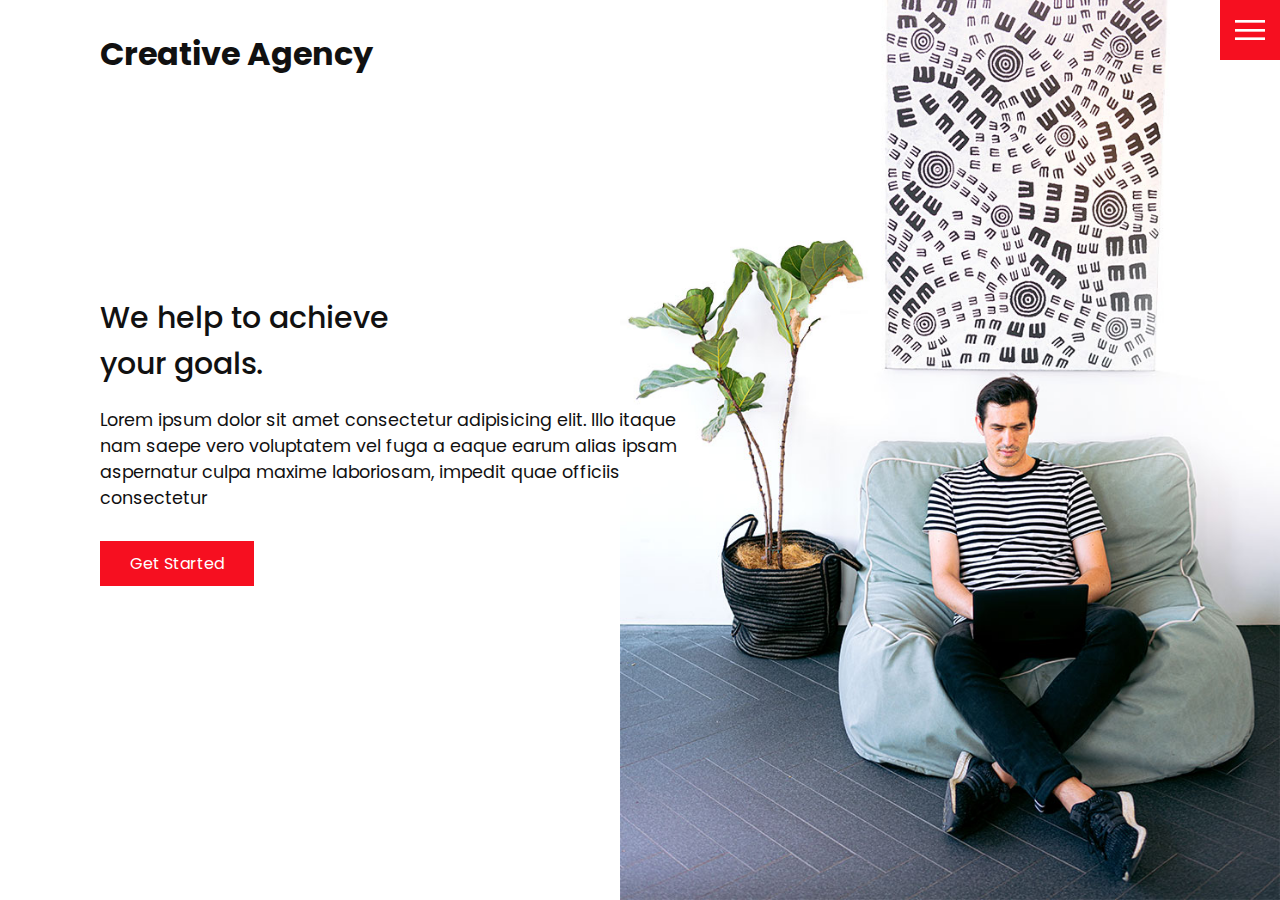
<file: 3.Practice website using html and css/index.html>
<!DOCTYPE html>
<html lang="en">
  <head>
    <meta charset="UTF-8" />
    <meta http-equiv="X-UA-Compatible" content="IE=edge" />
    <meta name="viewport" content="width=device-width, initial-scale=1.0" />
    <link rel="stylesheet" href="css/style.css" />
    <title>Creative Agency</title>
  </head>
  <body>
    <header>
      <div class="logo">Creative Agency</div>
      <div class="toggle"></div>
      <div class="navigation">
        <ul>
          <li><a href="index.html">Home</a></li>
          <li><a href="services.html">Services</a></li>
          <li><a href="work.html">Work</a></li>
          <li><a href="contact.html">Contact</a></li>
        </ul>
        <div class="social-bar">
          <ul>
            <li>
              <a href="https://facebook.com">
                <img src="images/facebook.png" target="_blank" alt="" />
              </a>
            </li>
            <li>
              <a href="https://twitter.com">
                <img src="images/twitter.png" target="_blank" alt="" />
              </a>
            </li>
            <li>
              <a href="https://instagram.com">
                <img src="images/instagram.png" target="_blank" alt="" />
              </a>
            </li>
          </ul>
          <a href="mailto:you@email.com" class="email-icon">
            <img src="images/email.png" alt="" />
          </a>
        </div>
      </div>
    </header>

    <section class="home">
      <img src="images/home-img.jpg" class="home-img" alt="" />
      <div class="home-content">
        <h1>
          We help to achieve <br />
          your goals.
        </h1>
        <p>
          Lorem ipsum dolor sit amet consectetur adipisicing elit. Illo itaque
          nam saepe vero voluptatem vel fuga a eaque earum alias ipsam
          aspernatur culpa maxime laboriosam, impedit quae officiis consectetur
        </p>
        <a href="contact.html" class="btn">Get Started</a>
      </div>
    </section>

    <script src="js/script.js"></script>
  </body>
</html>
</file>
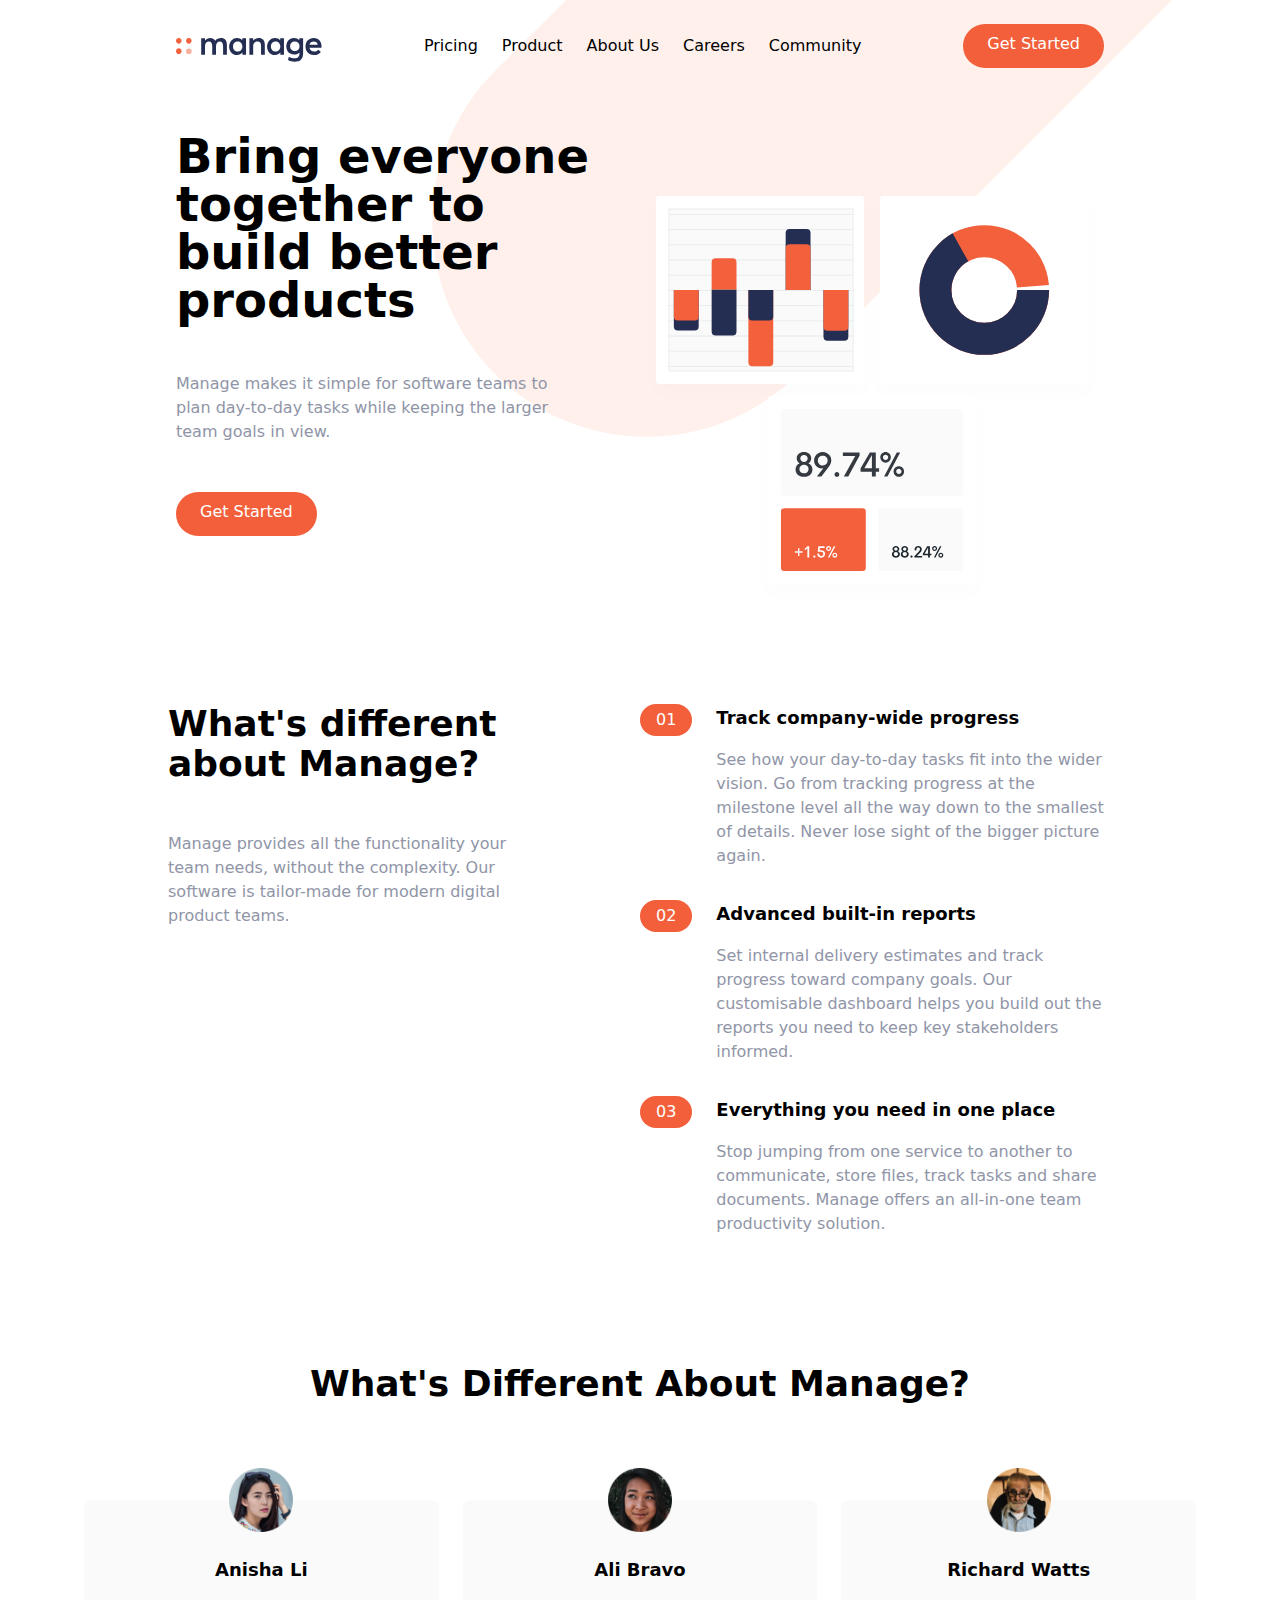
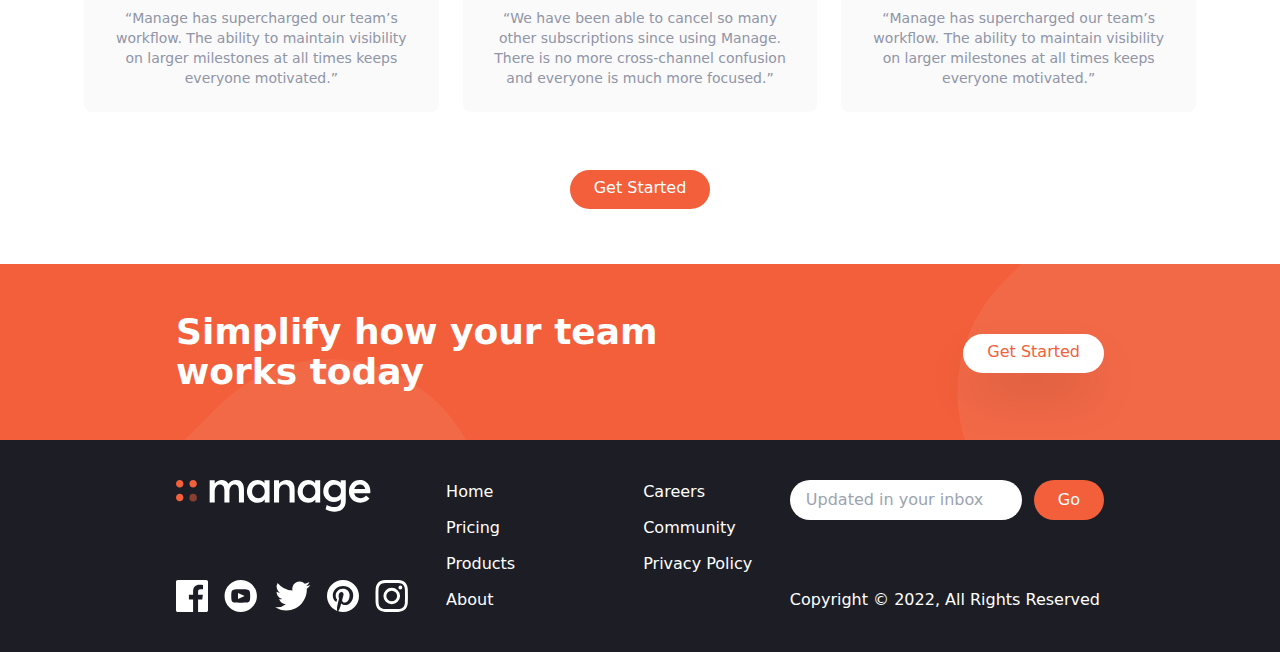
<file: 6.TailwindCSS/index.html>
<!DOCTYPE html>
<html lang="en">
  <head>
    <meta charset="UTF-8" />
    <meta http-equiv="X-UA-Compatible" content="IE=edge" />
    <meta name="viewport" content="width=device-width, initial-scale=1.0" />
    <link rel="stylesheet" href="css/main.css" />
    <title>Manage Landing Page</title>
  </head>
  <body>
    <!-- Navbar -->
    <nav class="relative container mx-auto p-6">
      <!-- Flex container -->
      <div class="flex items-center justify-between">
        <!-- Logo -->
        <div class="pt-2">
          <img src="img/logo.svg" alt="" />
        </div>
        <!-- Menu Items -->
        <div class="hidden space-x-6 md:flex">
          <a href="#" class="hover:text-darkGrayishBlue">Pricing</a>
          <a href="#" class="hover:text-darkGrayishBlue">Product</a>
          <a href="#" class="hover:text-darkGrayishBlue">About Us</a>
          <a href="#" class="hover:text-darkGrayishBlue">Careers</a>
          <a href="#" class="hover:text-darkGrayishBlue">Community</a>
        </div>
        <!-- Button -->
        <a
          href="#"
          class="hidden p-3 px-6 pt-2 text-white bg-brightRed rounded-full baseline hover:bg-brightRedLight md:block"
          >Get Started</a
        >

        <!-- Hamburger Icon -->
        <button
          id="menu-btn"
          class="block hamburger md:hidden focus:outline-none"
        >
          <span class="hamburger-top"></span>
          <span class="hamburger-middle"></span>
          <span class="hamburger-bottom"></span>
        </button>
      </div>

      <!-- Mobile Menu -->
      <div class="md:hidden">
        <div
          id="menu"
          class="absolute flex-col items-center hidden self-end py-8 mt-10 space-y-6 font-bold bg-white sm:w-auto sm:self-center left-6 right-6 drop-shadow-md"
        >
          <a href="#">Pricing</a>
          <a href="#">Product</a>
          <a href="#">About Us</a>
          <a href="#">Careers</a>
          <a href="#">Community</a>
        </div>
      </div>
    </nav>

    <!-- Hero Section -->
    <section id="hero">
      <!-- Flex Container -->
      <div
        class="container flex flex-col-reverse items-center px-6 mx-auto mt-10 space-y-0 md:space-y-0 md:flex-row"
      >
        <!-- Left item -->
        <div class="flex flex-col mb-32 space-y-12 md:w-1/2">
          <h1
            class="max-w-md text-4xl font-bold text-center md:text-5xl md:text-left"
          >
            Bring everyone together to build better products
          </h1>
          <p class="max-w-sm text-center text-darkGrayishBlue md:text-left">
            Manage makes it simple for software teams to plan day-to-day tasks
            while keeping the larger team goals in view.
          </p>
          <div class="flex justify-center md:justify-start">
            <a
              href="#"
              class="p-3 px-6 pt-2 text-white bg-brightRed rounded-full baseline hover:bg-brightRedLight"
              >Get Started</a
            >
          </div>
        </div>
        <!-- Image -->
        <div class="md:w-1/2">
          <img src="img/illustration-intro.svg" alt="" />
        </div>
      </div>
    </section>

    <!-- Features Section -->
    <section id="features">
      <!-- Flex container -->
      <div
        class="container flex flex-col px-4 mx-auto mt-10 space-y-12 md:space-y-0 md:flex-row"
      >
        <!-- What's Different -->
        <div class="flex flex-col space-y-12 md:w-1/2">
          <h2 class="max-w-md text-4xl font-bold text-center md:text-left">
            What's different about Manage?
          </h2>
          <p class="max-w-sm text-center text-darkGrayishBlue md:text-left">
            Manage provides all the functionality your team needs, without the
            complexity. Our software is tailor-made for modern digital product
            teams.
          </p>
        </div>

        <!-- Numbered List -->
        <div class="flex flex-col space-y-8 md:w-1/2">
          <!-- List Item 1 -->
          <div
            class="flex flex-col space-y-3 md:space-y-0 md:space-x-6 md:flex-row"
          >
            <!-- Heading -->
            <div class="rounded-l-full bg-brightRedSupLight md:bg-transparent">
              <div class="flex items-center space-x-2">
                <div
                  class="px-4 py-2 text-white rounded-full md:py-1 bg-brightRed"
                >
                  01
                </div>
                <h3 class="text-base font-bold md:mb-4 md:hidden">
                  Track company-wide progress
                </h3>
              </div>
            </div>

            <div>
              <h3 class="hidden mb-4 text-lg font-bold md:block">
                Track company-wide progress
              </h3>
              <p class="text-darkGrayishBlue">
                See how your day-to-day tasks fit into the wider vision. Go from
              tracking progress at the milestone level all the way down to the
                smallest of details. Never lose sight of the bigger picture
                again.
              </p>
            </div>
          </div>

          <!-- List Item 2 -->
          <div
            class="flex flex-col space-y-3 md:space-y-0 md:space-x-6 md:flex-row"
          >
            <!-- Heading -->
            <div class="rounded-l-full bg-brightRedSupLight md:bg-transparent">
              <div class="flex items-center space-x-2">
                <div
                  class="px-4 py-2 text-white rounded-full md:py-1 bg-brightRed"
                >
                  02
                </div>
                <h3 class="text-base font-bold md:mb-4 md:hidden">
                  Advanced built-in reports
                </h3>
              </div>
            </div>

            <div>
              <h3 class="hidden mb-4 text-lg font-bold md:block">
                Advanced built-in reports
              </h3>
              <p class="text-darkGrayishBlue">
                Set internal delivery estimates and track progress toward
                company goals. Our customisable dashboard helps you build out
                the reports you need to keep key stakeholders informed.
              </p>
            </div>
          </div>

          <!-- List Item 3 -->
          <div
            class="flex flex-col space-y-3 md:space-y-0 md:space-x-6 md:flex-row"
          >
            <!-- Heading -->
            <div class="rounded-l-full bg-brightRedSupLight md:bg-transparent">
              <div class="flex items-center space-x-2">
                <div
                  class="px-4 py-2 text-white rounded-full md:py-1 bg-brightRed"
                >
                  03
                </div>
                <h3 class="text-base font-bold md:mb-4 md:hidden">
                  Everything you need in one place
                </h3>
              </div>
            </div>

            <div>
              <h3 class="hidden mb-4 text-lg font-bold md:block">
                Everything you need in one place
              </h3>
              <p class="text-darkGrayishBlue">
                Stop jumping from one service to another to communicate, store
                files, track tasks and share documents. Manage offers an
                all-in-one team productivity solution.
              </p>
            </div>
          </div>
        </div>
      </div>
    </section>

    <!-- Testimonials -->
    <section id="testimonials">
      <!-- Container to heading and testm blocks -->
      <div class="max-w-6xl px-5 mx-auto mt-32 text-center">
        <!-- Heading -->
        <h2 class="text-4xl font-bold text-center">
          What's Different About Manage?
        </h2>
        <!-- Testimonials Container -->
        <div class="flex flex-col mt-24 md:flex-row md:space-x-6">
          <!-- Testimonial 1 -->
          <div
            class="flex flex-col items-center p-6 space-y-6 rounded-lg bg-veryLightGray md:w-1/3"
          >
            <img src="img/avatar-anisha.png" class="w-16 -mt-14" alt="" />
            <h5 class="text-lg font-bold">Anisha Li</h5>
            <p class="text-sm text-darkGrayishBlue">
              “Manage has supercharged our team’s workflow. The ability to
              maintain visibility on larger milestones at all times keeps
              everyone motivated.”
            </p>
          </div>

          <!-- Testimonial 2 -->
          <div
            class="hidden flex-col items-center p-6 space-y-6 rounded-lg bg-veryLightGray md:flex md:w-1/3"
          >
            <img src="img/avatar-ali.png" class="w-16 -mt-14" alt="" />
            <h5 class="text-lg font-bold">Ali Bravo</h5>
            <p class="text-sm text-darkGrayishBlue">
              “We have been able to cancel so many other subscriptions since
              using Manage. There is no more cross-channel confusion and
              everyone is much more focused.”
            </p>
          </div>

          <!-- Testimonial 3 -->
          <div
            class="hidden flex-col items-center p-6 space-y-6 rounded-lg bg-veryLightGray md:flex md:w-1/3"
          >
            <img src="img/avatar-richard.png" class="w-16 -mt-14" alt="" />
            <h5 class="text-lg font-bold">Richard Watts</h5>
            <p class="text-sm text-darkGrayishBlue">
              “Manage has supercharged our team’s workflow. The ability to
              maintain visibility on larger milestones at all times keeps
              everyone motivated.”
            </p>
          </div>
        </div>
        <!-- Button -->
        <div class="my-16">
          <a
            href="#"
            class="p-3 px-6 pt-2 text-white bg-brightRed rounded-full baseline hover:bg-brightRedLight"
            >Get Started</a
          >
        </div>
      </div>
    </section>

    <!-- CTA Section -->
    <section id="cta" class="bg-brightRed">
      <!-- Flex Container -->
      <div
        class="container flex flex-col items-center justify-between px-6 py-24 mx-auto space-y-12 md:py-12 md:flex-row md:space-y-0"
      >
        <!-- Heading -->
        <h2
          class="text-5xl font-bold text-center text-white md:text-4xl md:max-w-xl md:text-left"
        >
          Simplify how your team works today
        </h2>
        <!-- Button -->
        <div>
          <a
            href="#"
            class="p-3 px-6 pt-2 text-brightRed bg-white rounded-full shadow-2xl baseline hover:bg-gray-900"
            >Get Started</a
          >
        </div>
      </div>
    </section>

    <!-- Footer -->
    <footer class="bg-veryDarkBlue">
      <!-- Flex Container -->
      <div
        class="container flex flex-col-reverse justify-between px-6 py-10 mx-auto space-y-8 md:flex-row md:space-y-0"
      >
        <!-- Logo and social links container -->
        <div
          class="flex flex-col-reverse items-center justify-between space-y-12 md:flex-col md:space-y-0 md:items-start"
        >
          <div class="mx-auto my-6 text-center text-white md:hidden">
            Copyright &copy; 2022, All Rights Reserved
          </div>
          <!-- Logo -->
          <div>
            <img src="img/logo-white.svg" class="h-8" alt="" />
          </div>
          <!-- Social Links Container -->
          <div class="flex justify-center space-x-4">
            <!-- Link 1 -->
            <a href="#">
              <img src="img/icon-facebook.svg" alt="" class="h-8" />
            </a>
            <!-- Link 2 -->
            <a href="#">
              <img src="img/icon-youtube.svg" alt="" class="h-8" />
            </a>
            <!-- Link 3 -->
            <a href="#">
              <img src="img/icon-twitter.svg" alt="" class="h-8" />
            </a>
            <!-- Link 4 -->
            <a href="#">
              <img src="img/icon-pinterest.svg" alt="" class="h-8" />
            </a>
            <!-- Link 5 -->
            <a href="#">
              <img src="img/icon-instagram.svg" alt="" class="h-8" />
            </a>
          </div>
        </div>
        <!-- List Container -->
        <div class="flex justify-around space-x-32">
          <div class="flex flex-col space-y-3 text-white">
            <a href="#" class="hover:text-brightRed">Home</a>
            <a href="#" class="hover:text-brightRed">Pricing</a>
            <a href="#" class="hover:text-brightRed">Products</a>
            <a href="#" class="hover:text-brightRed">About</a>
          </div>
          <div class="flex flex-col space-y-3 text-white">
            <a href="#" class="hover:text-brightRed">Careers</a>
            <a href="#" class="hover:text-brightRed">Community</a>
            <a href="#" class="hover:text-brightRed">Privacy Policy</a>
          </div>
        </div>

        <!-- Input Container -->
        <div class="flex flex-col justify-between">
          <form>
            <div class="flex space-x-3">
              <input
                type="text"
                class="flex-1 px-4 rounded-full focus:outline-none"
                placeholder="Updated in your inbox"
              />
              <button
                class="px-6 py-2 text-white rounded-full bg-brightRed hover:bg-brightRedLight focus:outline-none"
              >
                Go
              </button>
            </div>
          </form>
          <div class="hidden text-white md:block">
            Copyright &copy; 2022, All Rights Reserved
          </div>
        </div>
      </div>
    </footer>

    <script src="js/script.js"></script>
  </body>
</html>
</file>
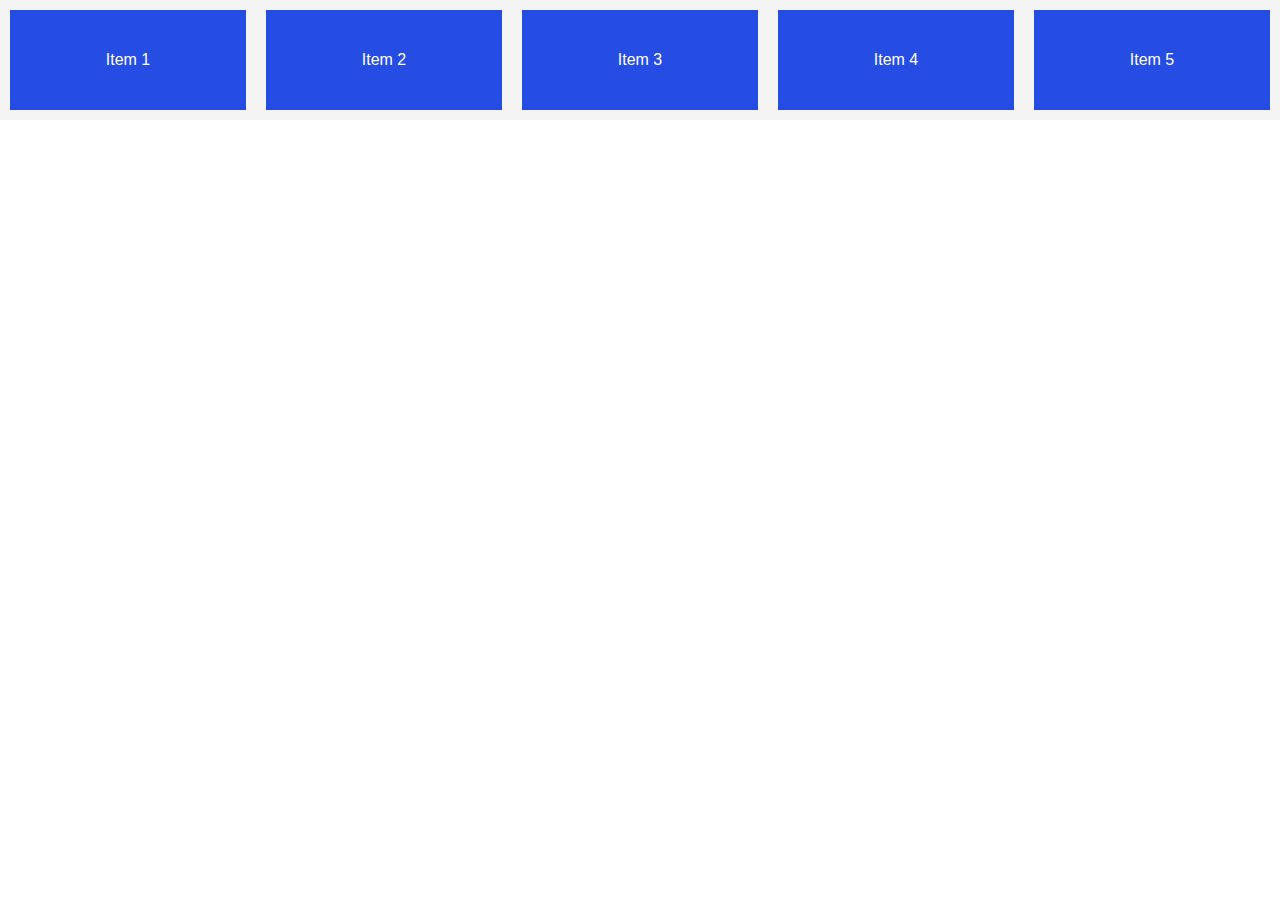
<file: 4. Flex box/cheat Sheet/index.html>
<!DOCTYPE html>
<html lang="en">
  <head>
    <meta charset="UTF-8" />
    <meta http-equiv="X-UA-Compatible" content="IE=edge" />
    <meta name="viewport" content="width=device-width, initial-scale=1.0" />
    <link rel="stylesheet" href="style.css" />
    <title>Flex box Crash course</title>
  </head>
  <body>
    <div class="flex-container">
      <div class="item">Item 1</div>
      <div class="item">Item 2</div>
      <div class="item">Item 3</div>
      <div class="item">Item 4</div>
      <div class="item">Item 5</div>
    </div>
  </body>
</html>
</file>
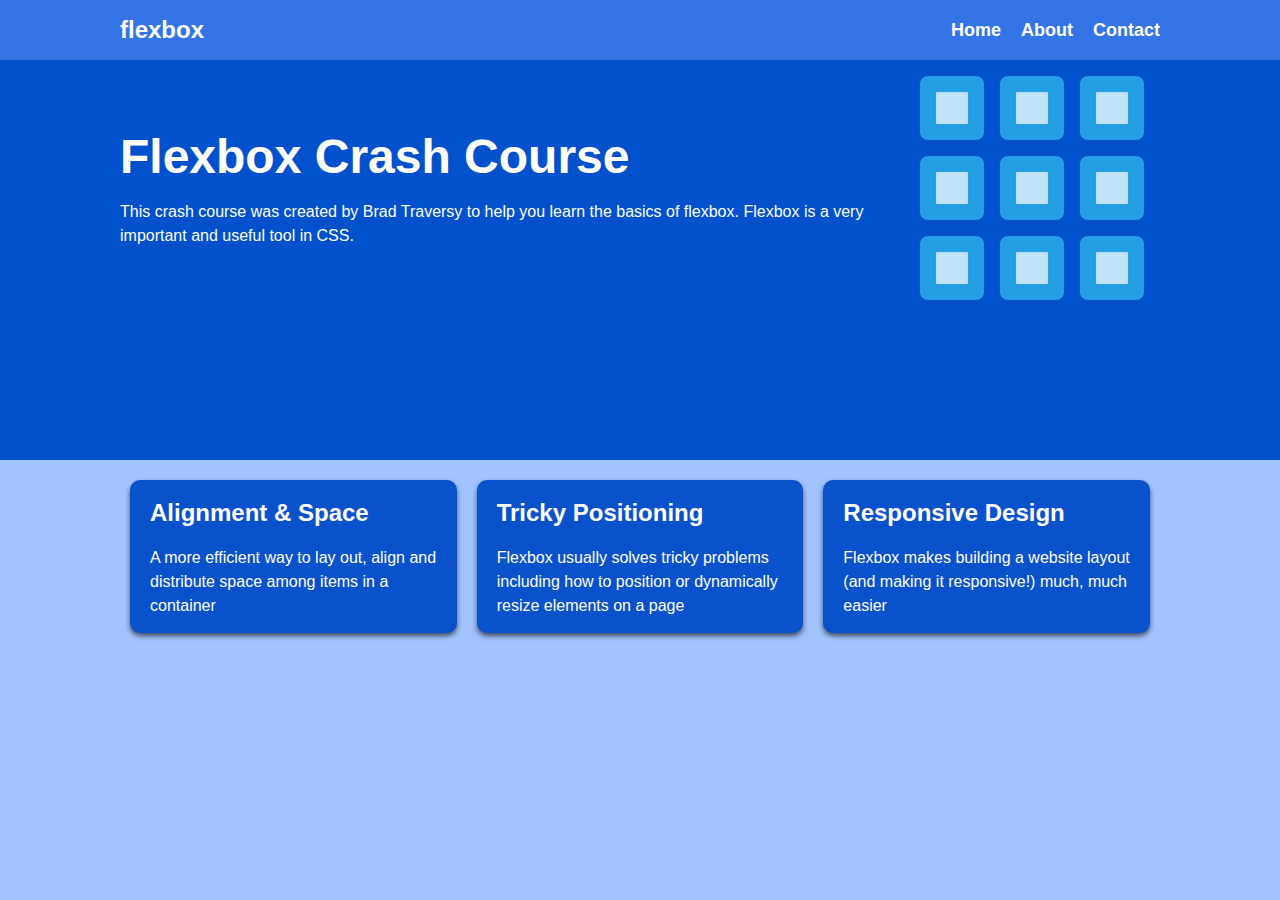
<file: 4. Flex box/project/index.html>
<!DOCTYPE html>
<html lang="en">
  <head>
    <meta charset="UTF-8" />
    <meta http-equiv="X-UA-Compatible" content="IE=edge" />
    <meta name="viewport" content="width=device-width, initial-scale=1.0" />
    <link rel="stylesheet" href="style.css" />
    <link
      rel="stylesheet"
      href="https://cdnjs.cloudflare.com/ajax/libs/font-awesome/6.3.0/css/all.min.css"
      integrity="sha512-SzlrxWUlpfuzQ+pcUCosxcglQRNAq/DZjVsC0lE40xsADsfeQoEypE+enwcOiGjk/bSuGGKHEyjSoQ1zVisanQ=="
      crossorigin="anonymous"
      referrerpolicy="no-referrer"
    />
    <title>Flex box ptoject</title>
  </head>
  <body>
    <nav class="navbar">
      <div class="container">
        <div class="logo">flexbox</div>
        <ul class="nav">
          <li><a href="#">Home</a></li>
          <li><a href="#">About</a></li>
          <li><a href="#">Contact</a></li>
        </ul>
      </div>
    </nav>

    <header class="header">
      <div class="container">
        <div>
          <h1>Flexbox Crash Course</h1>
          <p>
            This crash course was created by Brad Traversy to help you learn the
            basics of flexbox. Flexbox is a very important and useful tool in
            CSS.
          </p>
        </div>
        <img src="img.webp" alt="" />
      </div>
    </header>

    <section class="boxes">
      <div class="container">
        <div class="box">
          <h2><i class="fas fa-arrows-alt-v"></i> Alignment & Space</h2>
          <p>
            A more efficient way to lay out, align and distribute space among
            items in a container
          </p>
        </div>

        <div class="box">
          <h2><i class="fas fa-arrows-alt"></i>Tricky Positioning</h2>
          <p>
            Flexbox usually solves tricky problems including how to position or
            dynamically resize elements on a page
          </p>
        </div>

        <div class="box">
          <h2><i class="fas fa-mobile"></i>Responsive Design</h2>
          <p>
            Flexbox makes building a website layout (and making it responsive!)
            much, much easier
          </p>
        </div>
      </div>
    </section>
  </body>
</html>
</file>
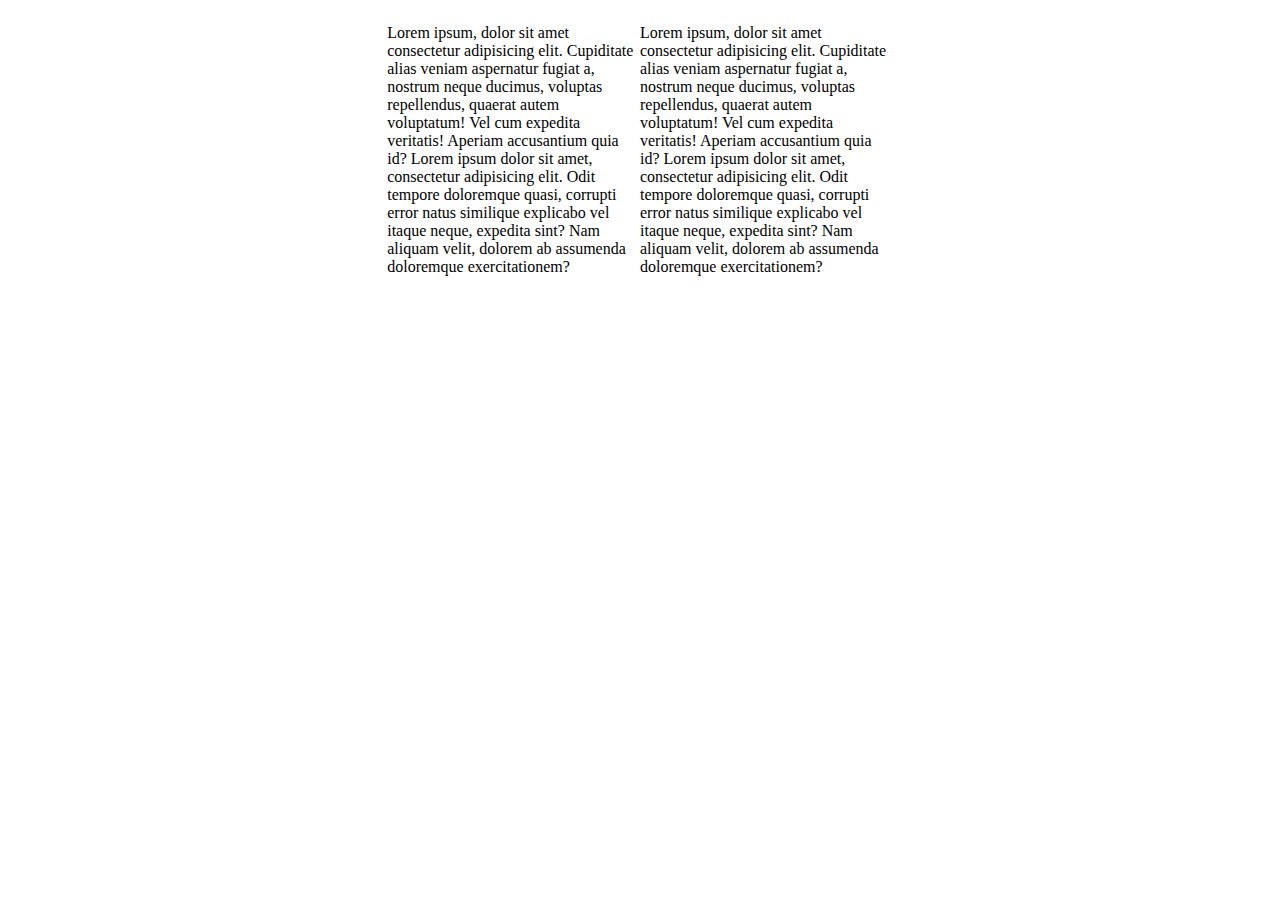
<file: 5. Sass/intro practice/index.html>
<!DOCTYPE html>
<html lang="en">
  <head>
    <meta charset="UTF-8" />
    <meta http-equiv="X-UA-Compatible" content="IE=edge" />
    <meta name="viewport" content="width=device-width, initial-scale=1.0" />
    <link rel="stylesheet" href="SCSS/main.css" />
    <title>Sass pactice</title>
  </head>
  <body class="light">
    <div class="main">
      <p class="main__paragraph1">
        Lorem ipsum, dolor sit amet consectetur adipisicing elit. Cupiditate
        alias veniam aspernatur fugiat a, nostrum neque ducimus, voluptas
        repellendus, quaerat autem voluptatum! Vel cum expedita veritatis!
        Aperiam accusantium quia id? Lorem ipsum dolor sit amet, consectetur
        adipisicing elit. Odit tempore doloremque quasi, corrupti error natus
        similique explicabo vel itaque neque, expedita sint? Nam aliquam velit,
        dolorem ab assumenda doloremque exercitationem?
      </p>
      <p class="main__paragraph2">
        Lorem ipsum, dolor sit amet consectetur adipisicing elit. Cupiditate
        alias veniam aspernatur fugiat a, nostrum neque ducimus, voluptas
        repellendus, quaerat autem voluptatum! Vel cum expedita veritatis!
        Aperiam accusantium quia id? Lorem ipsum dolor sit amet, consectetur
        adipisicing elit. Odit tempore doloremque quasi, corrupti error natus
        similique explicabo vel itaque neque, expedita sint? Nam aliquam velit,
        dolorem ab assumenda doloremque exercitationem?
      </p>
    </div>
  </body>
</html>
</file>
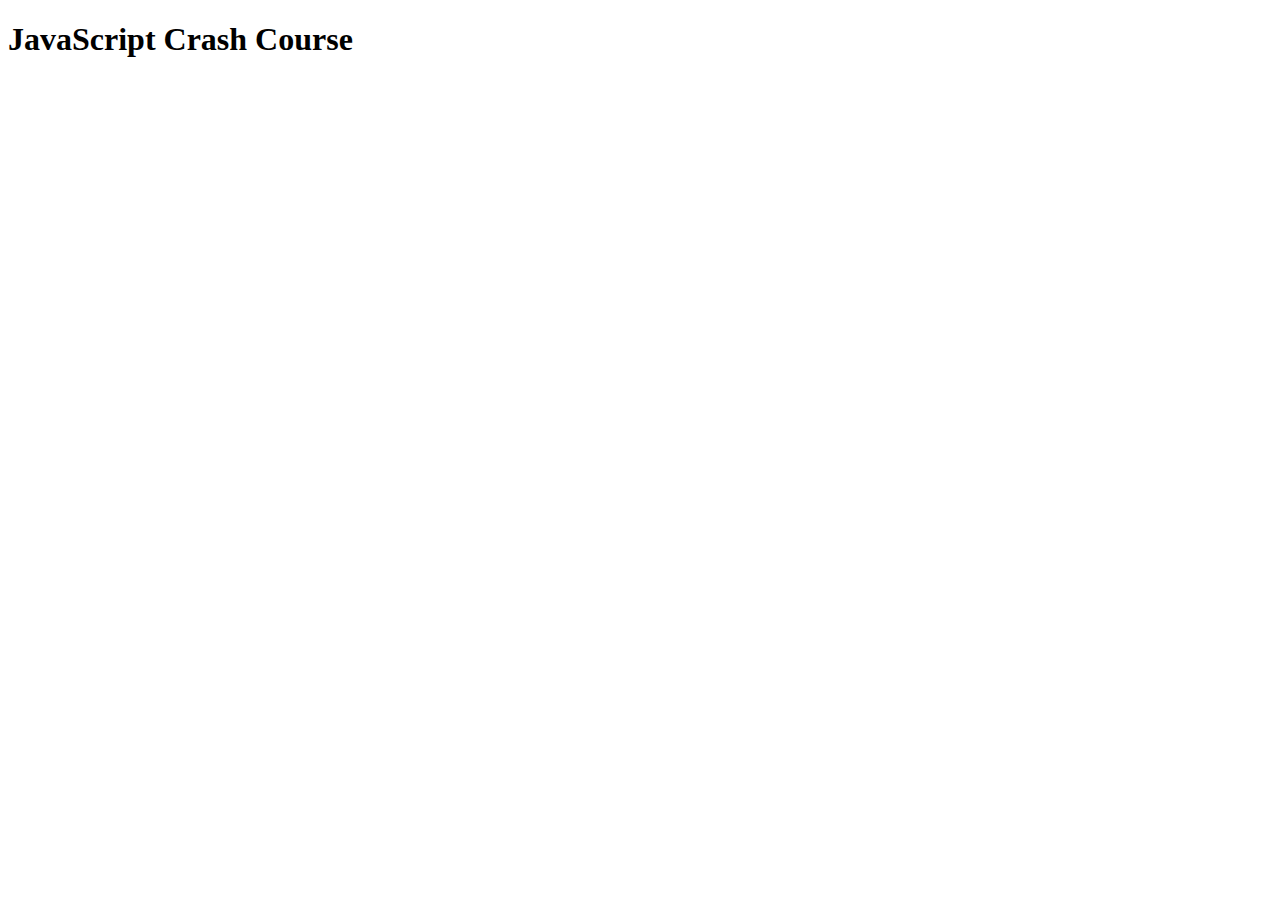
<file: 7. Javascript fundamentals/practice/index.html>
<!DOCTYPE html>
<html lang="en">
  <head>
    <meta charset="UTF-8" />
    <meta http-equiv="X-UA-Compatible" content="IE=edge" />
    <meta name="viewport" content="width=device-width, initial-scale=1.0" />
    <title>JavaScript Crash Course</title>
  </head>
  <body>
    <h1>JavaScript Crash Course</h1>

    <script src="main.js"></script>
  </body>
</html>
</file>
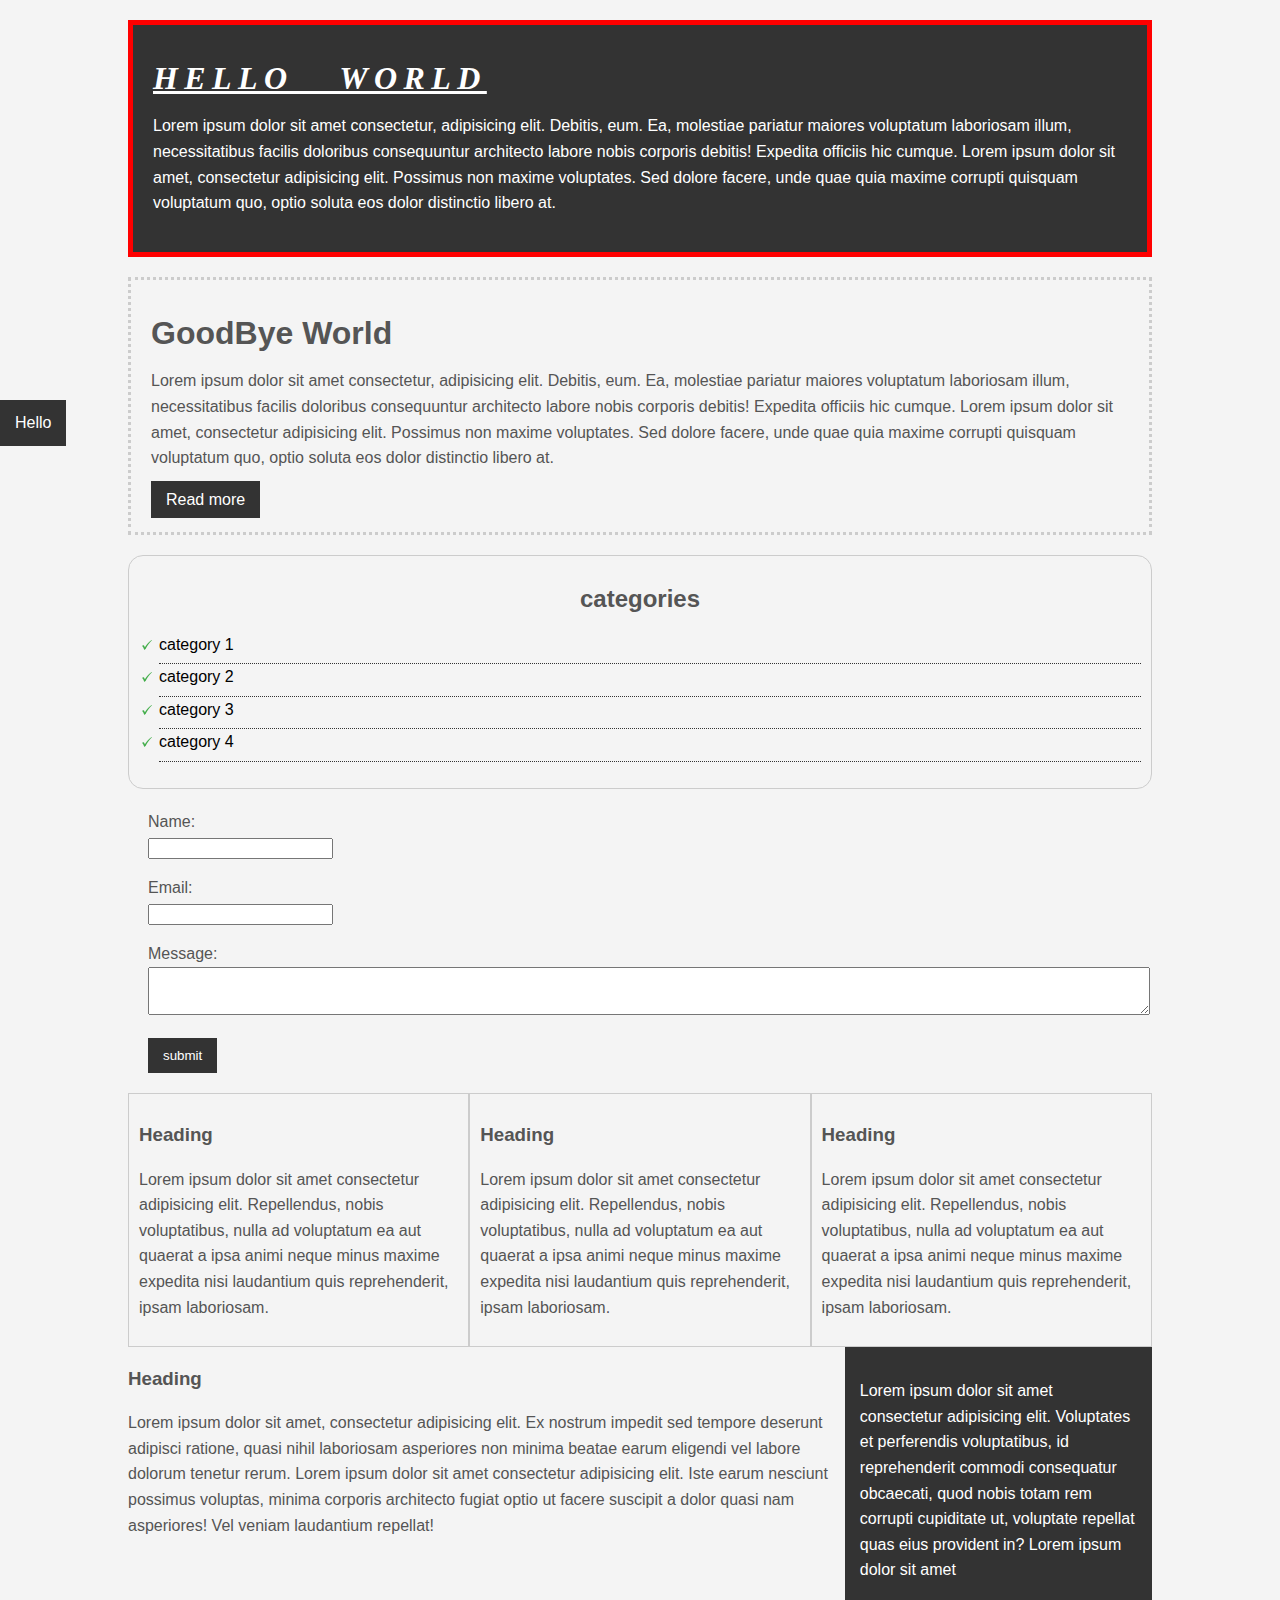
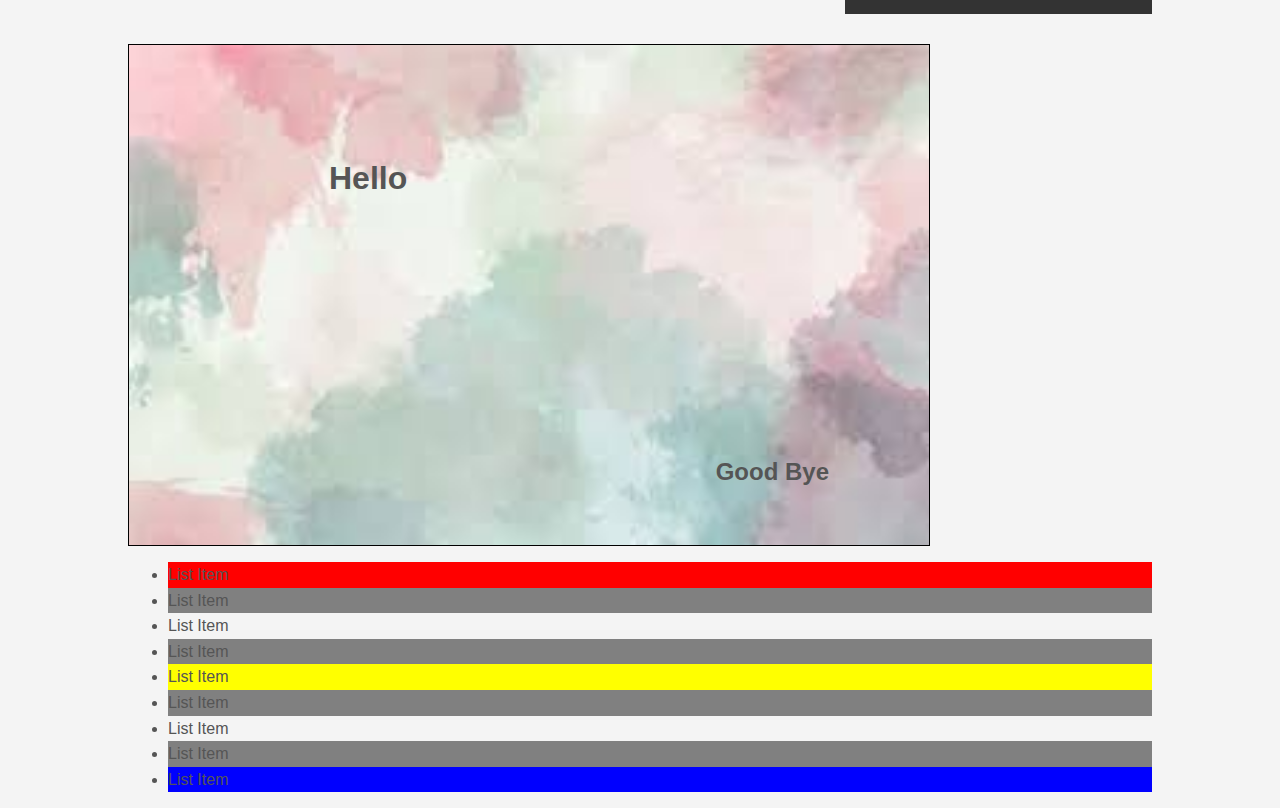
<file: 2. CSS crash course/project/cheatsheet/index.html>
<!DOCTYPE html>
<html lang="en">
  <head>
    <meta charset="UTF-8" />
    <meta http-equiv="X-UA-Compatible" content="IE=edge" />
    <meta name="viewport" content="width=device-width, initial-scale=1.0" />
    <title>CSS cheat sheet</title>
    <link rel="stylesheet" type="text/css" href="style.css" />
  </head>
  <body>
    <div class="container">
      <div class="box-1">
        <h1>Hello World</h1>
        <p>
          Lorem ipsum dolor sit amet consectetur, adipisicing elit. Debitis,
          eum. Ea, molestiae pariatur maiores voluptatum laboriosam illum,
          necessitatibus facilis doloribus consequuntur architecto labore nobis
          corporis debitis! Expedita officiis hic cumque. Lorem ipsum dolor sit
          amet, consectetur adipisicing elit. Possimus non maxime voluptates.
          Sed dolore facere, unde quae quia maxime corrupti quisquam voluptatum
          quo, optio soluta eos dolor distinctio libero at.
        </p>
      </div>

      <div class="box-2">
        <h1>GoodBye World</h1>
        <p>
          Lorem ipsum dolor sit amet consectetur, adipisicing elit. Debitis,
          eum. Ea, molestiae pariatur maiores voluptatum laboriosam illum,
          necessitatibus facilis doloribus consequuntur architecto labore nobis
          corporis debitis! Expedita officiis hic cumque. Lorem ipsum dolor sit
          amet, consectetur adipisicing elit. Possimus non maxime voluptates.
          Sed dolore facere, unde quae quia maxime corrupti quisquam voluptatum
          quo, optio soluta eos dolor distinctio libero at.
        </p>
        <a href="#" class="button">Read more</a>
      </div>
      <div class="categories">
        <h2>categories</h2>
        <ul>
          <li><a href="#">category 1</a></li>
          <li><a href="#">category 2</a></li>
          <li><a href="#">category 3</a></li>
          <li><a href="test.html">category 4</a></li>
        </ul>
      </div>

      <form action="POST" class="myForm">
        <div class="form-group">
          <label>Name: </label>
          <input type="text" name="name" />
        </div>
        <div class="form-group">
          <label>Email: </label>
          <input type="text" name="Email" />
        </div>
        <div class="form-group">
          <label>Message: </label>
          <textarea name="Message"></textarea>
        </div>
        <input class="button" type="submit" value="submit" />
      </form>

      <div class="block">
        <h3>Heading</h3>
        <p>
          Lorem ipsum dolor sit amet consectetur adipisicing elit. Repellendus,
          nobis voluptatibus, nulla ad voluptatum ea aut quaerat a ipsa animi
          neque minus maxime expedita nisi laudantium quis reprehenderit, ipsam
          laboriosam.
        </p>
      </div>
      <div class="block">
        <h3>Heading</h3>
        <p>
          Lorem ipsum dolor sit amet consectetur adipisicing elit. Repellendus,
          nobis voluptatibus, nulla ad voluptatum ea aut quaerat a ipsa animi
          neque minus maxime expedita nisi laudantium quis reprehenderit, ipsam
          laboriosam.
        </p>
      </div>
      <div class="block">
        <h3>Heading</h3>
        <p>
          Lorem ipsum dolor sit amet consectetur adipisicing elit. Repellendus,
          nobis voluptatibus, nulla ad voluptatum ea aut quaerat a ipsa animi
          neque minus maxime expedita nisi laudantium quis reprehenderit, ipsam
          laboriosam.
        </p>
      </div>

      <div class="clr"></div>

      <div id="main-bar">
        <h3>Heading</h3>
        <p>
          Lorem ipsum dolor sit amet, consectetur adipisicing elit. Ex nostrum
          impedit sed tempore deserunt adipisci ratione, quasi nihil laboriosam
          asperiores non minima beatae earum eligendi vel labore dolorum tenetur
          rerum. Lorem ipsum dolor sit amet consectetur adipisicing elit. Iste
          earum nesciunt possimus voluptas, minima corporis architecto fugiat
          optio ut facere suscipit a dolor quasi nam asperiores! Vel veniam
          laudantium repellat!
        </p>
      </div>
      <div id="sidebar">
        <p>
          Lorem ipsum dolor sit amet consectetur adipisicing elit. Voluptates et
          perferendis voluptatibus, id reprehenderit commodi consequatur
          obcaecati, quod nobis totam rem corrupti cupiditate ut, voluptate
          repellat quas eius provident in? Lorem ipsum dolor sit amet
        </p>
      </div>

      <div class="clr"></div>

      <div class="p-box">
        <h1>Hello</h1>
        <h2>Good Bye</h2>
      </div>
      <ul class="my-list">
        <li>List Item</li>
        <li>List Item</li>
        <li>List Item</li>
        <li>List Item</li>
        <li>List Item</li>
        <li>List Item</li>
        <li>List Item</li>
        <li>List Item</li>
        <li>List Item</li>
      </ul>
    </div>

    <a href="#" class="fix-me button">Hello</a>
  </body>
</html>
</file>
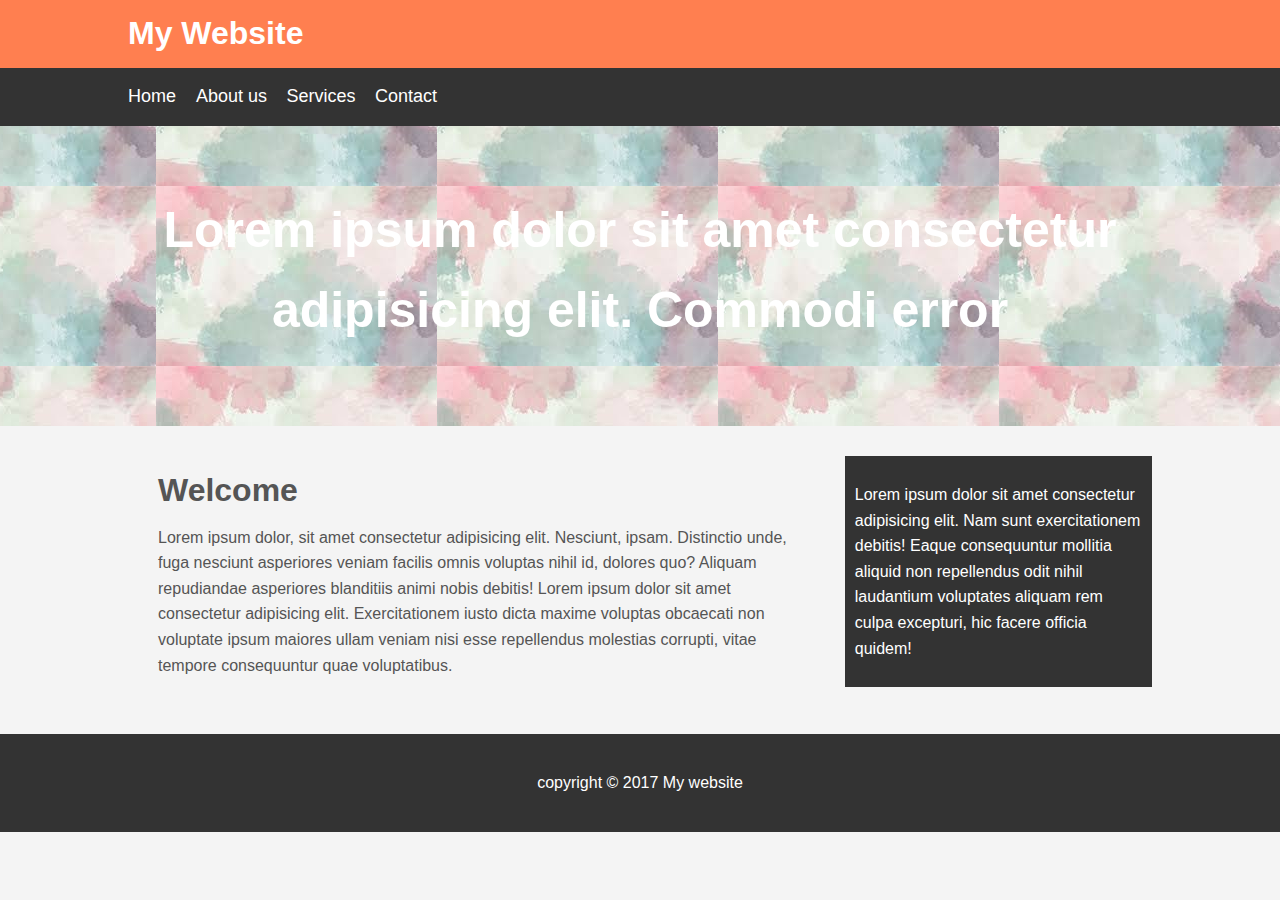
<file: 2. CSS crash course/project/webpage/index.html>
<!DOCTYPE html>
<html lang="en">
  <head>
    <meta charset="UTF-8" />
    <meta http-equiv="X-UA-Compatible" content="IE=edge" />
    <meta name="viewport" content="width=device-width, initial-scale=1.0" />
    <title>My Website</title>
    <link rel="stylesheet" href="style.css" />
  </head>
  <body>
    <header id="main-header">
      <div class="container">
        <h1>My Website</h1>
      </div>
    </header>
    <nav id="navbar">
      <div class="container">
        <ul>
          <li><a href="#"> Home </a></li>
          <li><a href="#">About us</a></li>
          <li><a href="#">Services</a></li>
          <li><a href="#">Contact </a></li>
        </ul>
      </div>
    </nav>

    <section id="showcase">
      <div class="container">
        <h1>
          Lorem ipsum dolor sit amet consectetur adipisicing elit. Commodi error
        </h1>
      </div>
    </section>

    <div class="container">
      <section id="main">
        <h1>Welcome</h1>
        <p>
          Lorem ipsum dolor, sit amet consectetur adipisicing elit. Nesciunt,
          ipsam. Distinctio unde, fuga nesciunt asperiores veniam facilis omnis
          voluptas nihil id, dolores quo? Aliquam repudiandae asperiores
          blanditiis animi nobis debitis! Lorem ipsum dolor sit amet consectetur
          adipisicing elit. Exercitationem iusto dicta maxime voluptas obcaecati
          non voluptate ipsum maiores ullam veniam nisi esse repellendus
          molestias corrupti, vitae tempore consequuntur quae voluptatibus.
        </p>
      </section>

      <aside id="sidebar">
        <p>
          Lorem ipsum dolor sit amet consectetur adipisicing elit. Nam sunt
          exercitationem debitis! Eaque consequuntur mollitia aliquid non
          repellendus odit nihil laudantium voluptates aliquam rem culpa
          excepturi, hic facere officia quidem!
        </p>
      </aside>
    </div>

    <footer id="main-footer">
      <p>copyright &copy; 2017 My website</p>
    </footer>
  </body>
</html>
</file>
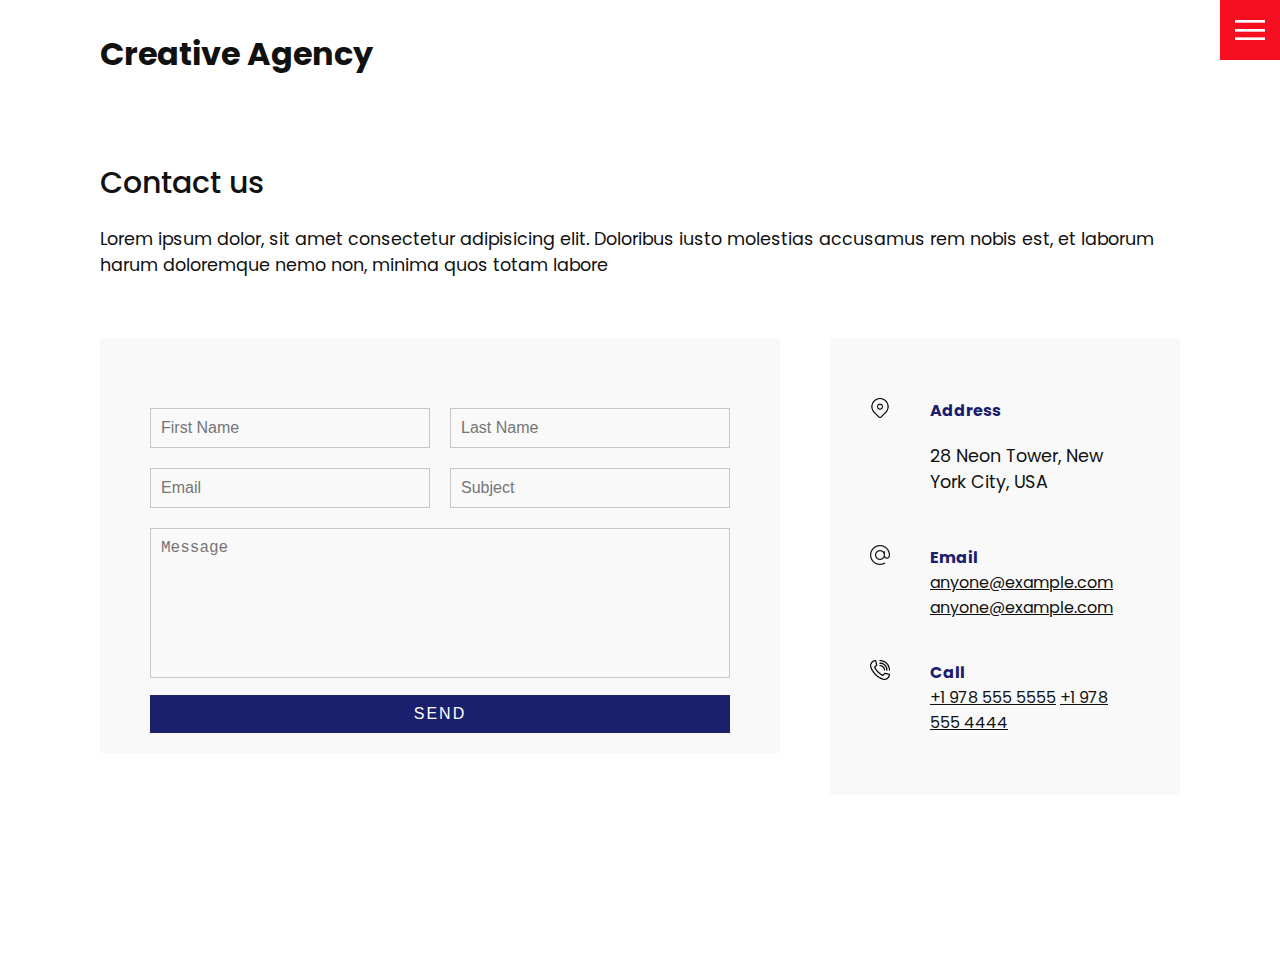
<file: 3.Practice website using html and css/contact.html>
<!DOCTYPE html>
<html lang="en">
  <head>
    <meta charset="UTF-8" />
    <meta http-equiv="X-UA-Compatible" content="IE=edge" />
    <meta name="viewport" content="width=device-width, initial-scale=1.0" />
    <link rel="stylesheet" href="css/style.css" />
    <title>Creative Agency</title>
  </head>
  <body>
    <header>
      <div class="logo">Creative Agency</div>
      <div class="toggle"></div>
      <div class="navigation">
        <ul>
          <li><a href="index.html">Home</a></li>
          <li><a href="services.html">Services</a></li>
          <li><a href="work.html">Work</a></li>
          <li><a href="contact.html">Contact</a></li>
        </ul>
        <div class="social-bar">
          <ul>
            <li>
              <a href="https://facebook.com">
                <img src="images/facebook.png" target="_blank" alt="" />
              </a>
            </li>
            <li>
              <a href="https://twitter.com">
                <img src="images/twitter.png" target="_blank" alt="" />
              </a>
            </li>
            <li>
              <a href="https://instagram.com">
                <img src="images/instagram.png" target="_blank" alt="" />
              </a>
            </li>
          </ul>
          <a href="mailto:you@email.com" class="email-icon">
            <img src="images/email.png" alt="" />
          </a>
        </div>
      </div>
    </header>

    <section>
      <div class="title">
        <h1>Contact us</h1>
        <p>
          Lorem ipsum dolor, sit amet consectetur adipisicing elit. Doloribus
          iusto molestias accusamus rem nobis est, et laborum harum doloremque
          nemo non, minima quos totam labore
        </p>
      </div>
      <div class="contact">
        <div class="contact-form">
          <form>
            <div class="row">
              <div class="input50">
                <input type="text" placeholder="First Name" />
              </div>
              <div class="input50">
                <input type="text" placeholder="Last Name" />
              </div>
            </div>
            <div class="row">
              <div class="input50">
                <input type="text" placeholder="Email" />
              </div>
              <div class="input50">
                <input type="text" placeholder="Subject" />
              </div>
            </div>
            <div class="row">
              <div class="input100">
                <textarea placeholder="Message"></textarea>
              </div>
            </div>
            <div class="row">
              <div class="input100">
                <input type="submit" value="Send" />
              </div>
            </div>
          </form>
        </div>

        <div class="contact-info">
          <div class="info-box">
            <img src="images/address.png" class="contact-icon" alt="" />
            <div class="details">
              <h4>Address</h4>
              <p>28 Neon Tower, New York City, USA</p>
            </div>
          </div>
          <div class="info-box">
            <img src="images/email.png" class="contact-icon" alt="" />
            <div class="details">
              <h4>Email</h4>
              <a href="mailto:anyone@example.com">anyone@example.com</a>
              <a href="mailto:anyone@example.com">anyone@example.com</a>
            </div>
          </div>
          <div class="info-box">
            <img src="images/call.png" class="contact-icon" alt="" />
            <div class="details">
              <h4>Call</h4>
              <a href="tel:+19785555555">+1 978 555 5555</a>
              <a href="tel:+19784444444">+1 978 555 4444</a>
            </div>
          </div>
        </div>
      </div>
    </section>

    <script src="js/script.js"></script>
  </body>
</html>
</file>
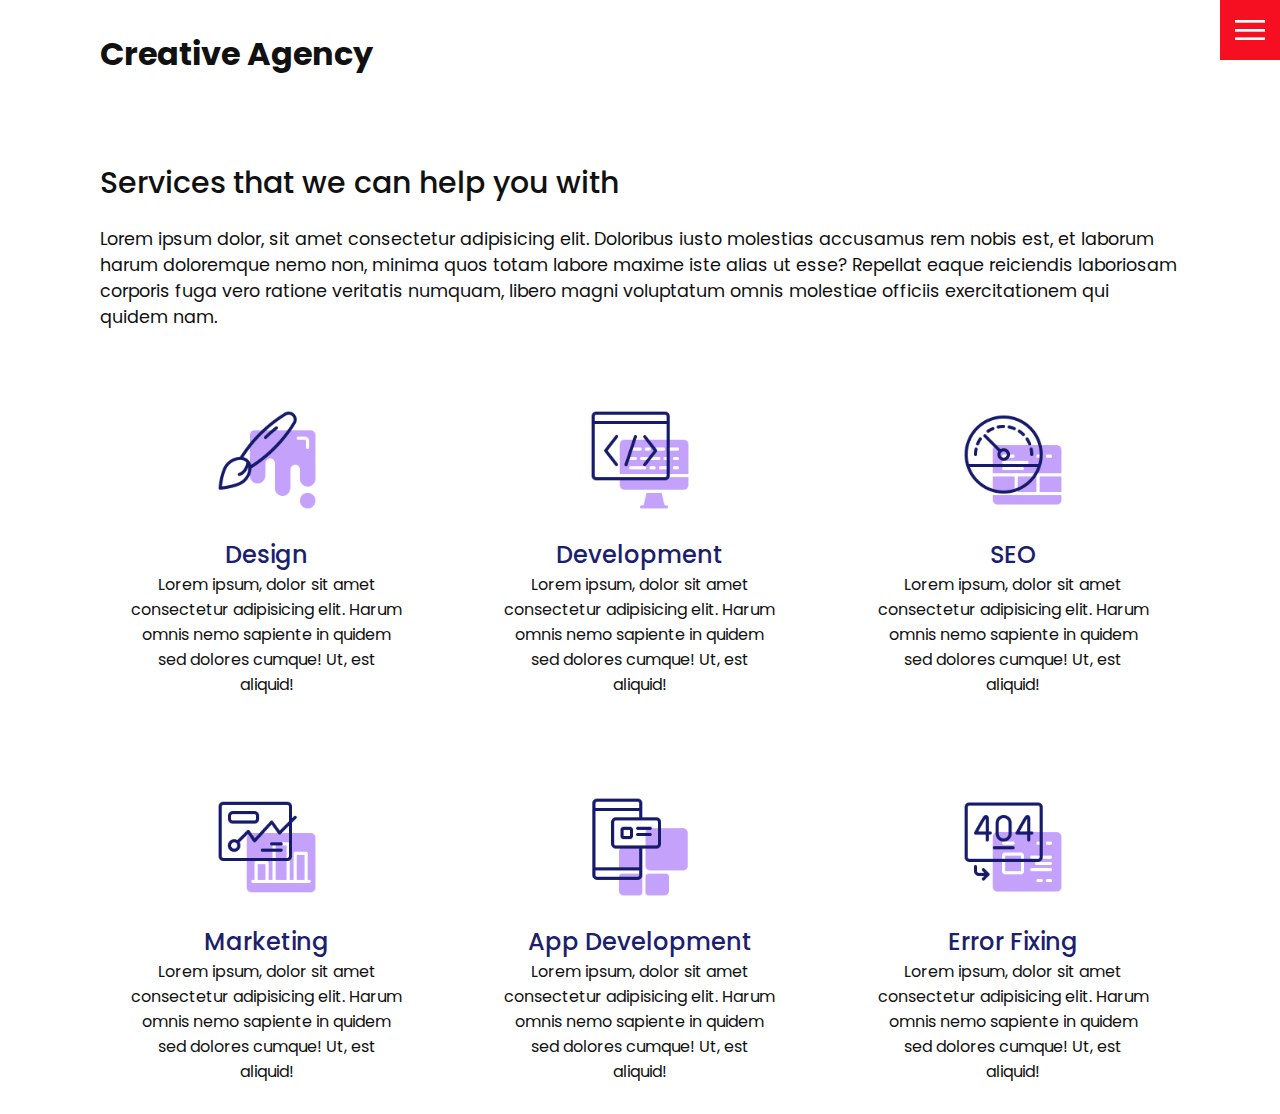
<file: 3.Practice website using html and css/services.html>
<!DOCTYPE html>
<html lang="en">
  <head>
    <meta charset="UTF-8" />
    <meta http-equiv="X-UA-Compatible" content="IE=edge" />
    <meta name="viewport" content="width=device-width, initial-scale=1.0" />
    <link rel="stylesheet" href="css/style.css" />
    <title>Creative Agency</title>
  </head>
  <body>
    <header>
      <div class="logo">Creative Agency</div>
      <div class="toggle"></div>
      <div class="navigation">
        <ul>
          <li><a href="index.html">Home</a></li>
          <li><a href="services.html">Services</a></li>
          <li><a href="work.html">Work</a></li>
          <li><a href="contact.html">Contact</a></li>
        </ul>
        <div class="social-bar">
          <ul>
            <li>
              <a href="https://facebook.com">
                <img src="images/facebook.png" target="_blank" alt="" />
              </a>
            </li>
            <li>
              <a href="https://twitter.com">
                <img src="images/twitter.png" target="_blank" alt="" />
              </a>
            </li>
            <li>
              <a href="https://instagram.com">
                <img src="images/instagram.png" target="_blank" alt="" />
              </a>
            </li>
          </ul>
          <a href="mailto:you@email.com" class="email-icon">
            <img src="images/email.png" alt="" />
          </a>
        </div>
      </div>
    </header>

    <section>
      <div class="title">
        <h1>Services that we can help you with</h1>
        <p>
          Lorem ipsum dolor, sit amet consectetur adipisicing elit. Doloribus
          iusto molestias accusamus rem nobis est, et laborum harum doloremque
          nemo non, minima quos totam labore maxime iste alias ut esse? Repellat
          eaque reiciendis laboriosam corporis fuga vero ratione veritatis
          numquam, libero magni voluptatum omnis molestiae officiis
          exercitationem qui quidem nam.
        </p>
      </div>
      <div class="services">
        <div class="service">
          <div class="icon">
            <img src="images/001.png" alt="" />
          </div>
          <h2>Design</h2>
          Lorem ipsum, dolor sit amet consectetur adipisicing elit. Harum omnis
          nemo sapiente in quidem sed dolores cumque! Ut, est aliquid!
        </div>
        <div class="service">
          <div class="icon">
            <img src="images/002.png" alt="" />
          </div>
          <h2>Development</h2>
          Lorem ipsum, dolor sit amet consectetur adipisicing elit. Harum omnis
          nemo sapiente in quidem sed dolores cumque! Ut, est aliquid!
        </div>
        <div class="service">
          <div class="icon">
            <img src="images/003.png" alt="" />
          </div>
          <h2>SEO</h2>
          Lorem ipsum, dolor sit amet consectetur adipisicing elit. Harum omnis
          nemo sapiente in quidem sed dolores cumque! Ut, est aliquid!
        </div>
        <div class="service">
          <div class="icon">
            <img src="images/004.png" alt="" />
          </div>
          <h2>Marketing</h2>
          Lorem ipsum, dolor sit amet consectetur adipisicing elit. Harum omnis
          nemo sapiente in quidem sed dolores cumque! Ut, est aliquid!
        </div>
        <div class="service">
          <div class="icon">
            <img src="images/005.png" alt="" />
          </div>
          <h2>App Development</h2>
          Lorem ipsum, dolor sit amet consectetur adipisicing elit. Harum omnis
          nemo sapiente in quidem sed dolores cumque! Ut, est aliquid!
        </div>
        <div class="service">
          <div class="icon">
            <img src="images/006.png" alt="" />
          </div>
          <h2>Error Fixing</h2>
          Lorem ipsum, dolor sit amet consectetur adipisicing elit. Harum omnis
          nemo sapiente in quidem sed dolores cumque! Ut, est aliquid!
        </div>
      </div>
    </section>

    <script src="js/script.js"></script>
  </body>
</html>
</file>
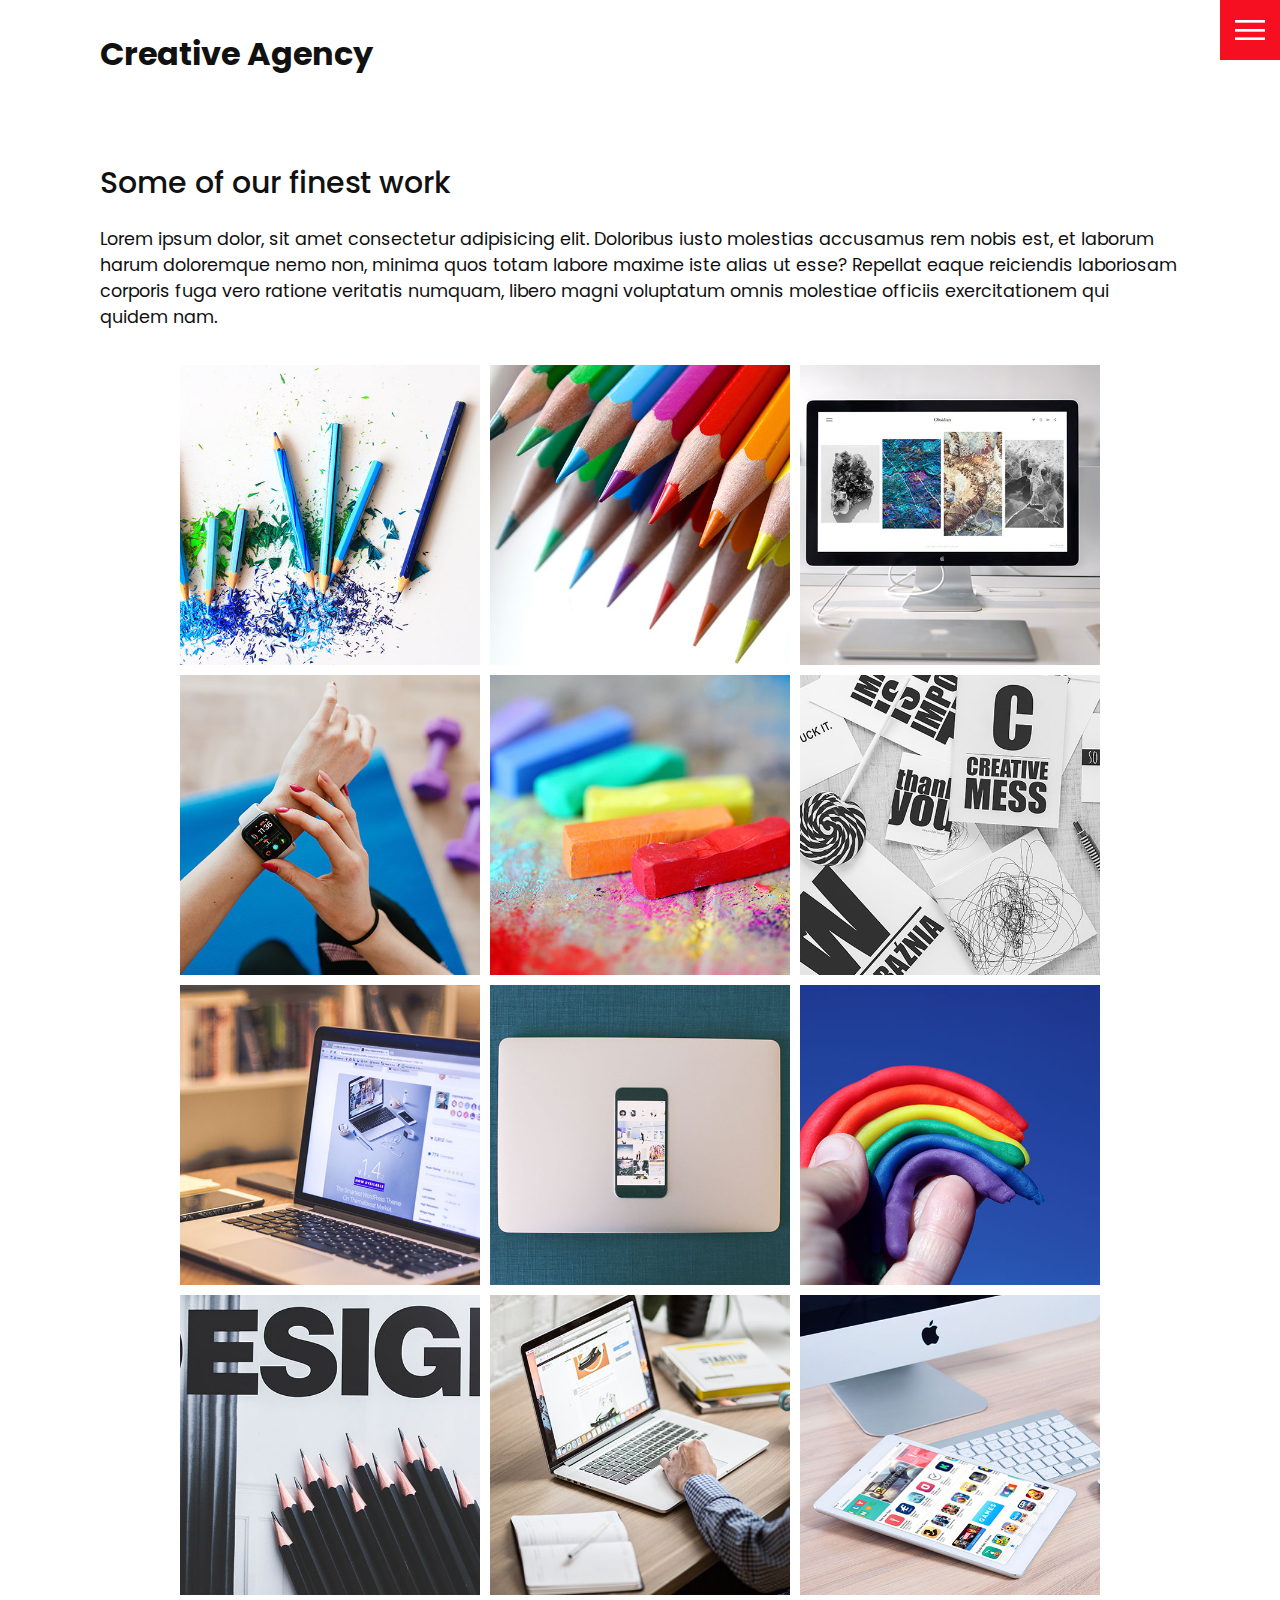
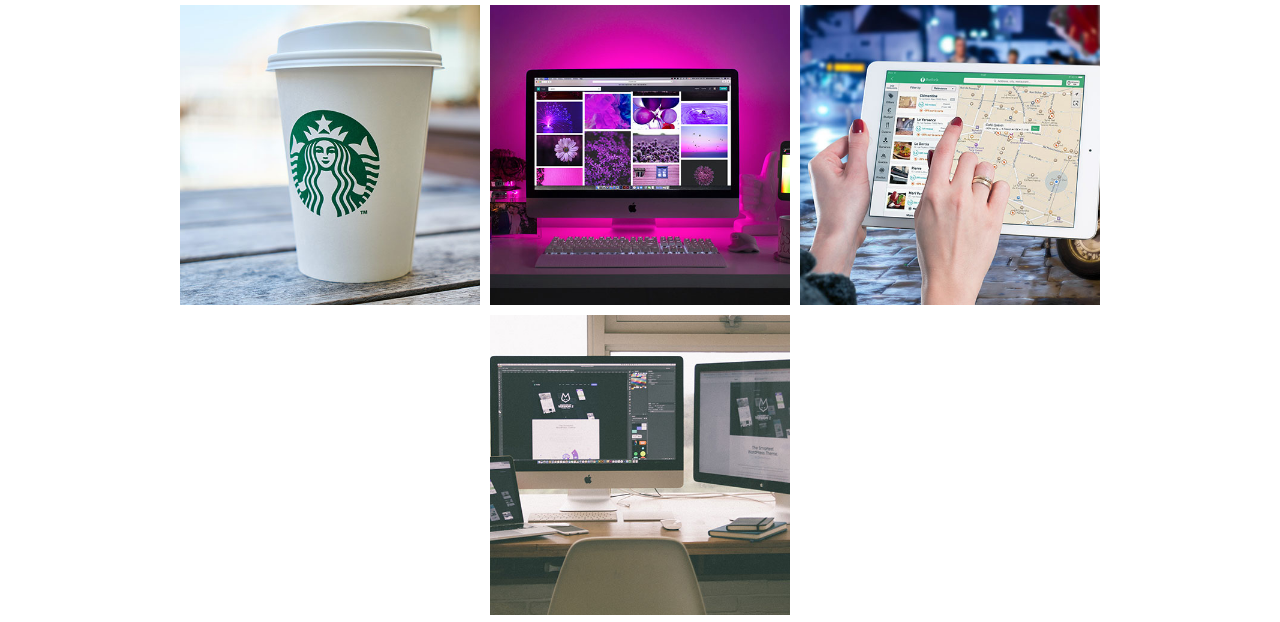
<file: 3.Practice website using html and css/work.html>
<!DOCTYPE html>
<html lang="en">
  <head>
    <meta charset="UTF-8" />
    <meta http-equiv="X-UA-Compatible" content="IE=edge" />
    <meta name="viewport" content="width=device-width, initial-scale=1.0" />
    <link rel="stylesheet" href="css/style.css" />
    <title>Creative Agency</title>
  </head>
  <body>
    <header>
      <div class="logo">Creative Agency</div>
      <div class="toggle"></div>
      <div class="navigation">
        <ul>
          <li><a href="index.html">Home</a></li>
          <li><a href="services.html">Services</a></li>
          <li><a href="work.html">Work</a></li>
          <li><a href="contact.html">Contact</a></li>
        </ul>
        <div class="social-bar">
          <ul>
            <li>
              <a href="https://facebook.com">
                <img src="images/facebook.png" target="_blank" alt="" />
              </a>
            </li>
            <li>
              <a href="https://twitter.com">
                <img src="images/twitter.png" target="_blank" alt="" />
              </a>
            </li>
            <li>
              <a href="https://instagram.com">
                <img src="images/instagram.png" target="_blank" alt="" />
              </a>
            </li>
          </ul>
          <a href="mailto:you@email.com" class="email-icon">
            <img src="images/email.png" alt="" />
          </a>
        </div>
      </div>
    </header>

    <section>
      <div class="title">
        <h1>Some of our finest work</h1>
        <p>
          Lorem ipsum dolor, sit amet consectetur adipisicing elit. Doloribus
          iusto molestias accusamus rem nobis est, et laborum harum doloremque
          nemo non, minima quos totam labore maxime iste alias ut esse? Repellat
          eaque reiciendis laboriosam corporis fuga vero ratione veritatis
          numquam, libero magni voluptatum omnis molestiae officiis
          exercitationem qui quidem nam.
        </p>
      </div>

      <div class="portfolio">
        <div class="item">
          <img src="images/portfolio-item1.jpg" alt="" />
          <div class="action">
            <a href="#">Launch</a>
          </div>
        </div>
        <div class="item">
          <img src="images/portfolio-item2.jpg" alt="" />
          <div class="action">
            <a href="#">Launch</a>
          </div>
        </div>
        <div class="item">
          <img src="images/portfolio-item3.jpg" alt="" />
          <div class="action">
            <a href="#">Launch</a>
          </div>
        </div>
        <div class="item">
          <img src="images/portfolio-item4.jpg" alt="" />
          <div class="action">
            <a href="#">Launch</a>
          </div>
        </div>
        <div class="item">
          <img src="images/portfolio-item5.jpg" alt="" />
          <div class="action">
            <a href="#">Launch</a>
          </div>
        </div>
        <div class="item">
          <img src="images/portfolio-item6.jpg" alt="" />
          <div class="action">
            <a href="#">Launch</a>
          </div>
        </div>
        <div class="item">
          <img src="images/portfolio-item7.jpg" alt="" />
          <div class="action">
            <a href="#">Launch</a>
          </div>
        </div>
        <div class="item">
          <img src="images/portfolio-item8.jpg" alt="" />
          <div class="action">
            <a href="#">Launch</a>
          </div>
        </div>
        <div class="item">
          <img src="images/portfolio-item9.jpg" alt="" />
          <div class="action">
            <a href="#">Launch</a>
          </div>
        </div>
        <div class="item">
          <img src="images/portfolio-item10.jpg" alt="" />
          <div class="action">
            <a href="#">Launch</a>
          </div>
        </div>
        <div class="item">
          <img src="images/portfolio-item11.jpg" alt="" />
          <div class="action">
            <a href="#">Launch</a>
          </div>
        </div>
        <div class="item">
          <img src="images/portfolio-item12.jpg" alt="" />
          <div class="action">
            <a href="#">Launch</a>
          </div>
        </div>
        <div class="item">
          <img src="images/portfolio-item13.jpg" alt="" />
          <div class="action">
            <a href="#">Launch</a>
          </div>
        </div>
        <div class="item">
          <img src="images/portfolio-item14.jpg" alt="" />
          <div class="action">
            <a href="#">Launch</a>
          </div>
        </div>
        <div class="item">
          <img src="images/portfolio-item15.jpg" alt="" />
          <div class="action">
            <a href="#">Launch</a>
          </div>
        </div>
        <div class="item">
          <img src="images/portfolio-item16.jpg" alt="" />
          <div class="action">
            <a href="#">Launch</a>
          </div>
        </div>
      </div>
    </section>

    <script src="js/script.js"></script>
  </body>
</html>
</file>
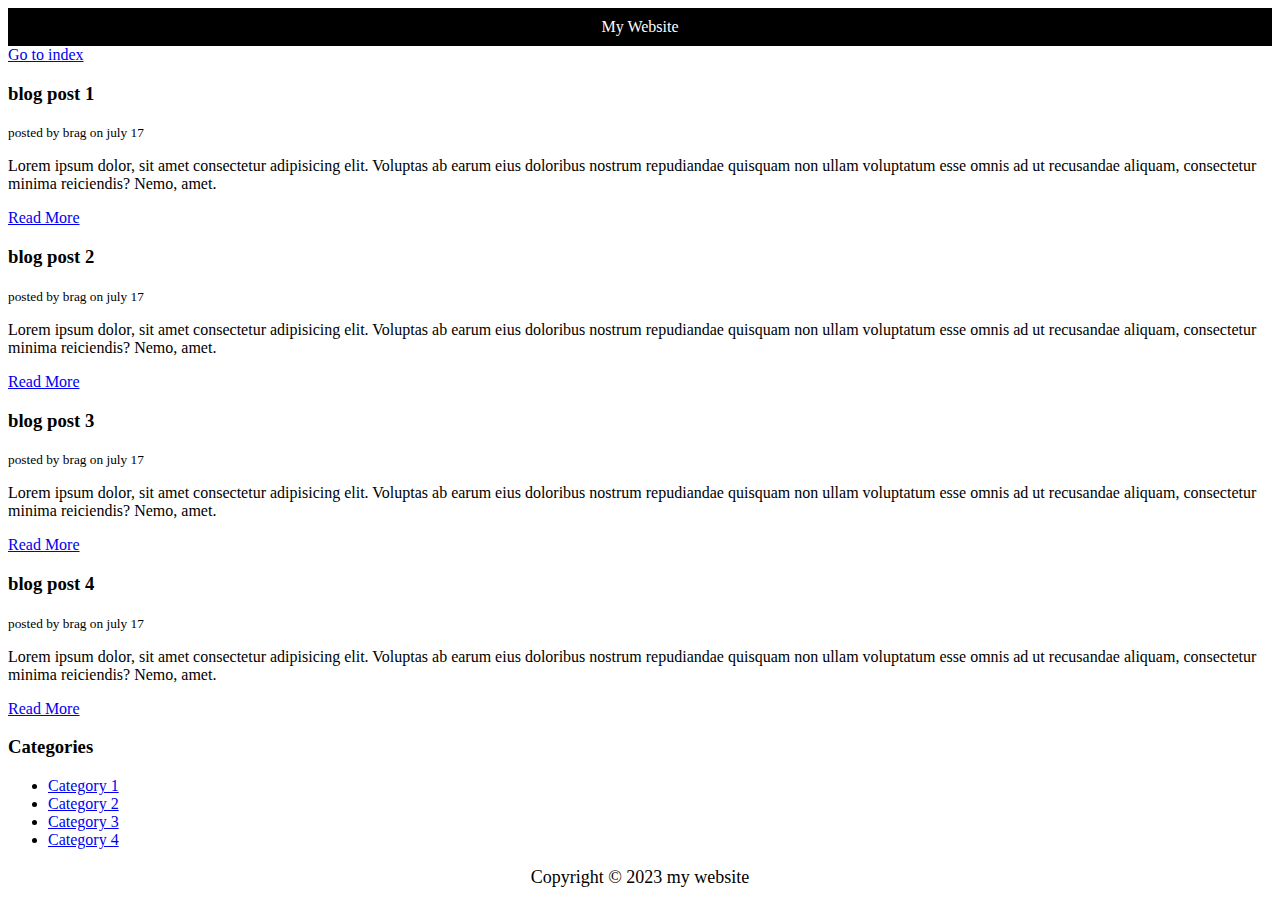
<file: 1. HTML crash course/project/blog.html>
<!DOCTYPE html>
<html>
  <head>
    <title>Blog</title>
    <meta name="description" content="Awesome blog by Traversy Media" />
    <meta name="keywords" content="web design blog, web dev blog " />
    <style>
      #main-header {
        text-align: center;
        background-color: black;
        color: white;
        padding: 10px;
      }
      #main-footer {
        text-align: center;
        font-size: 18px;
      }
    </style>
  </head>

  <body>
    <header id="main-header">My Website</header>

    <a href="index.html">Go to index</a>

    <section>
      <article class="post">
        <h3>blog post 1</h3>
        <small>posted by brag on july 17</small>
        <p>
          Lorem ipsum dolor, sit amet consectetur adipisicing elit. Voluptas ab
          earum eius doloribus nostrum repudiandae quisquam non ullam voluptatum
          esse omnis ad ut recusandae aliquam, consectetur minima reiciendis?
          Nemo, amet.
        </p>
        <a href="post.html">Read More</a>
      </article>

      <article class="post">
        <h3>blog post 2</h3>
        <small>posted by brag on july 17</small>
        <p>
          Lorem ipsum dolor, sit amet consectetur adipisicing elit. Voluptas ab
          earum eius doloribus nostrum repudiandae quisquam non ullam voluptatum
          esse omnis ad ut recusandae aliquam, consectetur minima reiciendis?
          Nemo, amet.
        </p>
        <a href="post.html">Read More</a>
      </article>

      <article class="post">
        <h3>blog post 3</h3>
        <small>posted by brag on july 17</small>
        <p>
          Lorem ipsum dolor, sit amet consectetur adipisicing elit. Voluptas ab
          earum eius doloribus nostrum repudiandae quisquam non ullam voluptatum
          esse omnis ad ut recusandae aliquam, consectetur minima reiciendis?
          Nemo, amet.
        </p>
        <a href="post.html">Read More</a>
      </article>

      <article class="post">
        <h3>blog post 4</h3>
        <small>posted by brag on july 17</small>
        <p>
          Lorem ipsum dolor, sit amet consectetur adipisicing elit. Voluptas ab
          earum eius doloribus nostrum repudiandae quisquam non ullam voluptatum
          esse omnis ad ut recusandae aliquam, consectetur minima reiciendis?
          Nemo, amet.
        </p>
        <a href="post.html">Read More</a>
      </article>
    </section>

    <aside>
      <h3>Categories</h3>
      <nav>
        <ul>
          <li><a href="#">Category 1</a></li>
          <li><a href="#">Category 2</a></li>
          <li><a href="#">Category 3</a></li>
          <li><a href="#">Category 4</a></li>
        </ul>
      </nav>
    </aside>

    <footer id="main-footer">
      <p>Copyright &copy; 2023 my website</p>
    </footer>
  </body>
</html>
</file>
<file: 3.Practice website using html and css/css/style.css>
@import url('https://fonts.googleapis.com/css?family=Poppins:200,300,400,500,600,700,800,900&display=swap');

:root {
  --primary-color: #f60f20;
  --secondary-color: #1b206e;
}

/* BASE STYLES */
* {
  box-sizing: border-box;
  margin: 0;
  padding: 0;
}

html,
body {
  font-family: 'Poppins', sans-serif;
  color: #111;
}

h1 {
  font-size: 30px;
  font-weight: 500;
}

p {
  margin: 20px 0 10px;
  font-size: 1.1rem;
}

section {
  display: flex;
  flex-direction: column;
  height: 100vh;
  align-items: center;
  padding: 100px;
  margin-top: 60px;
}

section.home {
  flex-direction: row;
  margin-top: 0;
}

/* BUTTON */
.btn {
  cursor: pointer;
  display: inline-block;
  background: var(--primary-color);
  color: #fff;
  text-decoration: none;
  padding: 10px 30px;
  margin: 20px 0;
  border: 0;
}

.btn:hover {
  transform: scale(0.98);
}

.logo {
  position: absolute;
  top: 30px;
  left: 100px;
  font-size: 2rem;
  font-weight: 700;
  z-index: 20;
}

/* TOGGLE */
.toggle {
  position: fixed;
  top: 0;
  right: 0;
  width: 60px;
  height: 60px;
  background: var(--primary-color) url(../images/menu.png);
  background-size: 30px;
  background-position: center;
  background-repeat: no-repeat;
  z-index: 20;
  cursor: pointer;
}

.toggle.active {
  background: var(--primary-color) url(../images/close.png);
  background-size: 25px;
  background-position: center;
  background-repeat: no-repeat;
}

/* NAVIGATION */
.navigation {
  position: fixed;
  top: 0;
  left: 100%;
  width: 100%;
  height: 100%;
  background-color: #fff;
  z-index: 15;
  display: flex;
  justify-content: center;
  align-items: center;
}

.navigation.active {
  left: 0;
}

.navigation ul {
  position: relative;
}

.navigation ul li {
  position: relative;
  list-style: none;
  text-align: center;
}

.navigation ul li a {
  font-size: 2.2rem;
  color: #111;
  text-decoration: none;
  font-weight: 300;
}

.navigation ul li a:hover {
  color: var(--primary-color);
}

.navigation .social-bar {
  position: absolute;
  top: 0;
  left: 0;
  width: 60px;
  height: 100%;
  display: flex;
  justify-content: center;
  align-items: center;
}

.navigation .social-bar a {
  display: inline-block;
  transform: scale(0.5);
}

.navigation .email-icon {
  position: absolute;
  bottom: 20px;
  transform: scale(0.5);
}

/* HOMEPAGE */
.home-content {
  position: relative;
  z-index: 10;
  max-width: 600px;
}

.home-img {
  position: absolute;
  bottom: 0;
  right: 0;
  height: 110%;
}

/* SERVICES PAGE */
.services {
  margin-top: 40px;
  display: grid;
  grid-template-columns: repeat(3, 1fr);
  gap: 40px;
  text-align: center;
}

.services .service {
  padding: 30px;
}

.services .service:hover {
  box-shadow: 0 10px 30px rgba(0, 0, 0, 0.1);
}

.services .service h2 {
  font-size: 24px;
  font-weight: 500;
  margin-top: 20px;
  color: var(--secondary-color);
}

.services .service .icon img {
  max-width: 100px;
}

/* WORK PAGE */
.portfolio {
  display: flex;
  flex-wrap: wrap;
  justify-content: center;
  margin-top: 20px;
}

.portfolio .item {
  position: relative;
  width: 300px;
  height: 300px;
  margin: 5px;
}

.portfolio .item img {
  width: 100%;
  height: 100%;
}

.portfolio .item .action {
  position: absolute;
  top: 0;
  left: 0;
  width: 100%;
  height: 100%;
  background: rgba(0, 0, 0, 0.8);
  display: flex;
  justify-content: center;
  align-items: center;
  opacity: 0;
  transition: 0.5s;
}

.portfolio .item:hover .action {
  opacity: 1;
}

.portfolio .item .action a {
  display: inline-block;
  color: #fff;
  text-decoration: none;
  border: 1px solid #fff;
  padding: 5px 15px;
}

/* CONTACT */
.contact {
  position: relative;
  width: 100%;
  margin-top: 50px;
  display: flex;
  justify-content: space-between;
  align-items: flex-start;
}

.contact-form {
  position: relative;
  background: #f9f9f9;
  width: calc(100% - 400px);
  padding: 60px 40px 20px;
}

.contact-form form {
  width: 100%;
}

.contact-form .row {
  width: 100%;
  display: flex;
}

.contact-form .input50 {
  width: 50%;
  margin: 0 10px;
}

.contact-form .input100 {
  width: 100%;
  margin: 0 10px;
}

.contact-form .row input,
.contact-form .row textarea {
  position: relative;
  border: 1px solid rgba(0, 0, 0, 0.2);
  color: #111;
  background: transparent;
  width: 100%;
  padding: 10px;
  outline: none;
  font-size: 16px;
  font-weight: 300;
  margin: 10px 0;
  resize: none;
}

.contact-form .row textarea {
  height: 150px;
}

.contact-form .row input[type='submit'] {
  background-color: var(--secondary-color);
  color: #fff;
  margin: 0;
  text-transform: uppercase;
  letter-spacing: 2px;
  font-weight: 300;
  border: 0;
  cursor: pointer;
}

.contact-info {
  width: 350px;
  background: #f9f9f9;
  padding: 60px 40px 20px;
}

.contact-info .info-box {
  display: flex;
  align-items: flex-start;
  margin-bottom: 40px;
}

.contact-info .info-box .contact-icon {
  width: 20px;
  margin-right: 40px;
}

.contact-info .info-box .details h4 {
  color: var(--secondary-color);
}

.contact-info .info-box .details p,
.contact-info .info-box .details a {
  color: #111;
}

@media (max-width: 1068px) {
  .home-img {
    display: none;
  }

  .logo {
    top: 10px;
    left: 40px;
    font-size: 1.5rem;
  }

  section {
    padding: 100px 40px;
  }

  .navigation ul li a {
    font-size: 2rem;
  }

  .services {
    grid-template-columns: repeat(2, 1fr);
  }

  .contact {
    flex-direction: column;
  }

  .contact-form {
    width: 100%;
    padding: 30px 30px 20px;
  }

  .contact-form .row {
    flex-direction: column;
  }

  .contact-form .input50,
  .contact-form .input100 {
    width: 100%;
    margin: 0;
  }

  .contact-info {
    width: 100%;
    margin-top: 20px;
    padding: 30px 30px 20px;
  }
}

@media (max-width: 768px) {
  .services {
    grid-template-columns: 1fr;
  }

  .services .service {
    box-shadow: 0 10px 30px rgba(0, 0, 0, 0.1);
  }
}
</file>
<file: 4. Flex box/cheat Sheet/style.css>
* {
  box-sizing: border-box;
  margin: 0;
  padding: 0;
}

body {
  font-family: Arial, Helvetica, sans-serif;
}

.flex-container {
  /*  height: 500px;   */
  display: flex;
  /* flex-direction: column;  */
  background-color: #f4f4f4;

  /* for main axis --- horizontal by default 
  justify-content: start;  */

  /*always on the cross axis 
  align-items: start;   */

  /* flex-wrap: wrap;   ---- helps to make responsive that the items that acn not fit will move to the next line */
}

.item {
  /*basis is about the width of the flex container */
  /* flex property a combination of flex grow shrink basis */
  flex: 1 0 100px;

  /* even a short hand to this is to use this */
  flex: 1;

  height: 100px;
  background-color: #254de4;
  color: #fff;
  margin: 10px;

  display: flex;
  justify-content: center;
  align-items: center;
}

/*.item:nth-child(1) {
  align-self: start;
  order: 2; 
  flex-grow: 1;  
  flex-shrink: 1;  
}

.item:nth-child(2) {
   align-self: center; 
  order: 1;  
  flex-grow: 2;  
  flex-shrink: 2;  
}

.item:nth-child(3) {
  align-self: end;
  order: 3;  
  flex-grow: 1;   
  flex-shrink: 2;  
}
*/
</file>
<file: 4. Flex box/project/style.css>
* {
  box-sizing: border-box;
  margin: 0;
  padding: 0;
}

body {
  font-family: Arial, Helvetica, sans-serif;
  font-size: 16px;
  line-height: 1.5;
  color: #333;
  background-color: #a1c3ff;
}

img {
  max-width: 100%;
}

h1,
h2 {
  margin-bottom: 15px;
}

ul {
  list-style-type: none;
}

.container {
  max-width: 1100px;
  margin: 0 auto;
  padding: 0 30px;
}

.navbar {
  background: #3474e6;
  color: #fff;
  height: 60px;
}

.navbar .logo {
  font-size: x-large;
  font-weight: bold;
}

.navbar .container {
  display: flex;
  justify-content: space-between;
  align-items: center;
  height: 100%;
}

.navbar a {
  color: #fff;
  text-decoration: none;
  font-size: 18px;
  font-weight: bold;
}

.navbar a:hover {
  color: lightblue;
}
.navbar ul {
  display: flex;
}

.navbar ul li {
  margin-left: 20px;
}

.header {
  background-color: #0151cc;
  color: #fff;
  min-height: 400px;
}

.header h1 {
  font-size: 3rem;
  font-weight: bold;
  line-height: 1.2;
}

.header img {
  max-width: 400px;
}

.header .container {
  display: flex;
  align-items: center;
  justify-content: space-between;
}

.boxes .container {
  display: flex;
  justify-content: space-between;
}

.box {
  flex: 1;
  background: #0a51cc;
  color: #fff;
  border-radius: 10px;
  margin: 20px 10px;
  box-shadow: 0 3px 5px rgba(0, 0, 0, 0.6);
  padding: 15px 20px;
}

.box {
  margin-right: 10px;
}

@media (max-width: 768px) {
  .header .container {
    flex-direction: column;
    padding-top: 20px;
    text-align: center;
  }

  .boxes .container {
    display: block;
    text-align: center;
  }
}
</file>
<file: 5. Sass/intro practice/SCSS/main.css>
body {
  background: #272727;
  color: #fff;
}

.main {
  display: flex;
  justify-content: center;
  align-items: center;
  flex-direction: row;
  width: 40%;
  margin: 0 auto;
}
.main .main__paragraph1, .main .main__paragraph2 {
  font-weight: 400;
}
.main .main__paragraph1:hover, .main .main__paragraph2:hover {
  color: pink;
}
.main .main__paragraph2:hover {
  color: #ff652f;
}
@media (max-width: 800px) {
  .main {
    flex-direction: column;
  }
}

.light {
  background: white;
  color: black;
}/*# sourceMappingURL=main.css.map */
</file>
<file: 2. CSS crash course/project/cheatsheet/style.css>
/* 
*{
  margin: 0px;
  padding: 0px;
}
*/

body {
  background-color: #f4f4f4;
  color: #555555;

  /*
  font-family: Arial, Helvetica, sans-serif;
  font-size: 16px;
  font-weight: normal;
 */

  /*-----Short Cut------*/

  font: normal 16px Arial, Helvetica, sans-serif;
  line-height: 1.6em;
  margin: 0;
}

.container {
  width: 80%;
  margin: auto;
}
.button {
  background-color: #333;
  color: #fff;
  padding: 10px 15px;
  border: none;
}

.button:hover {
  background-color: red;
  color: white;
}

.clr {
  clear: both;
}

.box-1 {
  background-color: #333;
  color: #fff;

  border-right: 5px solid red;
  border-left: 5px solid red;
  border-bottom: 5px solid red;
  border-top: 5px solid red;

  /*----- same as above ----*/
  border: 5px solid red;

  /*---- some extra styling ----------
  border-width: 3px;
  border-bottom-width: 7px;
  border-top-style: dotted;
  */

  padding-top: 20px;
  padding-bottom: 20px;
  padding-right: 20px;
  padding-left: 20px;

  /*----- same as above ----*/
  padding: 20px;

  margin-top: 20px;
  margin: 20px 0;
}

.box-1 h1 {
  font-family: Tahoma;
  font-weight: 800;
  font-style: italic;
  text-decoration: underline;
  text-transform: uppercase;
  letter-spacing: 0.2em;
  word-spacing: 1em;
}

.box-2 {
  border: 3px dotted #ccc;
  padding: 20px;
  margin: 20px 0; /* top and bottom    Left and right*/
}

a {
  text-decoration: none;
  color: #000;
}

a:hover {
  color: red;
}

a:active {
  color: green;
}

a:visited {
}
.categories {
  border: 1px solid #ccc;
  padding: 10px;
  border-radius: 15px;
}

.categories h2 {
  text-align: center;
}

.categories ul {
  padding: 0;
  padding-left: 20px;
  list-style: square;
  list-style: none;
}

.categories li {
  padding-bottom: 6px;
  border-bottom: 1px dotted #333;
  list-style-image: url(check.png);
}

.myForm {
  padding: 20px;
}

.myForm .form-group {
  padding-bottom: 15px;
}

.myForm label {
  display: block;
}

.mmyForm input[type="text"],
.myForm textarea {
  padding: 8px;
  width: 100%;
}

.block {
  float: left;
  width: 33.33%;
  border: 1px solid #ccc;
  padding: 10px;
  box-sizing: border-box;
}

#main-bar {
  float: left;
  width: 70%;
}

#sidebar {
  float: right;
  width: 30%;
  background-color: #333;
  color: #fff;
  padding: 15px;
  box-sizing: border-box;
}

.p-box {
  width: 800px;
  height: 500px;
  border: 1px solid #000;
  margin-top: 30px;
  position: relative;
  background-image: url(download.jpeg);
  background-position: 100px 200px;
  background-repeat: no-repeat;
  background-position: center top;
  background-size: cover;
}

.p-box h1 {
  position: absolute;
  top: 100px;
  left: 200px;
}

.p-box h2 {
  position: absolute;
  bottom: 40px;
  right: 100px;
}

.fix-me {
  position: fixed;
  top: 400px;
}

.my-list li:first-child {
  background: red;
}

.my-list li:last-child {
  background: blue;
}

.my-list li:nth-child(5) {
  background-color: yellow;
}

.my-list li:nth-child(even) {
  background-color: grey;
}
</file>
<file: 2. CSS crash course/project/webpage/style.css>
body {
  background-color: #f4f4f4;
  color: #555;
  font-family: Arial, Helvetica, sans-serif;
  font-size: 16px;
  line-height: 1.6em;
  margin: 0;
}

.container {
  width: 80%;
  margin: auto;
  overflow: hidden;
}

#main-header {
  background-color: coral;
  color: white;
}

#navbar {
  background-color: #333;
  color: white;
}

#navbar ul {
  padding: 0;
  list-style: none;
}

#navbar li {
  display: inline;
}

#navbar a {
  color: #fff;
  text-decoration: none;
  font-size: 18px;
  padding-right: 15px;
}

#showcase {
  background-image: url(download.jpeg);
  background-position: center right;
  min-height: 300px;
  margin-bottom: 30px;
  text-align: center;
}

#showcase h1 {
  color: #fff;
  font-size: 50px;
  line-height: 1.6em;
  padding-top: 30px;
}

#main {
  float: left;
  width: 70%;
  padding: 0 30px;
  box-sizing: border-box;
}

#sidebar {
  float: right;
  width: 30%;
  background-color: #333;
  color: #fff;
  padding: 10px;
  box-sizing: border-box;
}

#main-footer {
  background: #333;
  color: #fff;
  text-align: center;
  padding: 20px;
  margin-top: 40px;
}

@media (max-width: 600px) {
  #main {
    width: 100%;
    float: none;
  }
  #sidebar {
    width: 100%;
    float: none;
  }
}
</file>
<file: 6.TailwindCSS/css/main.css>
/*
! tailwindcss v3.0.23 | MIT License | https://tailwindcss.com
*/

/*
1. Prevent padding and border from affecting element width. (https://github.com/mozdevs/cssremedy/issues/4)
2. Allow adding a border to an element by just adding a border-width. (https://github.com/tailwindcss/tailwindcss/pull/116)
*/

*,
::before,
::after {
  box-sizing: border-box;
  /* 1 */
  border-width: 0;
  /* 2 */
  border-style: solid;
  /* 2 */
  border-color: #e5e7eb;
  /* 2 */
}

::before,
::after {
  --tw-content: '';
}

/*
1. Use a consistent sensible line-height in all browsers.
2. Prevent adjustments of font size after orientation changes in iOS.
3. Use a more readable tab size.
4. Use the user's configured `sans` font-family by default.
*/

html {
  line-height: 1.5;
  /* 1 */
  -webkit-text-size-adjust: 100%;
  /* 2 */
  -moz-tab-size: 4;
  /* 3 */
  -o-tab-size: 4;
     tab-size: 4;
  /* 3 */
  font-family: ui-sans-serif, system-ui, -apple-system, BlinkMacSystemFont, "Segoe UI", Roboto, "Helvetica Neue", Arial, "Noto Sans", sans-serif, "Apple Color Emoji", "Segoe UI Emoji", "Segoe UI Symbol", "Noto Color Emoji";
  /* 4 */
}

/*
1. Remove the margin in all browsers.
2. Inherit line-height from `html` so users can set them as a class directly on the `html` element.
*/

body {
  margin: 0;
  /* 1 */
  line-height: inherit;
  /* 2 */
}

/*
1. Add the correct height in Firefox.
2. Correct the inheritance of border color in Firefox. (https://bugzilla.mozilla.org/show_bug.cgi?id=190655)
3. Ensure horizontal rules are visible by default.
*/

hr {
  height: 0;
  /* 1 */
  color: inherit;
  /* 2 */
  border-top-width: 1px;
  /* 3 */
}

/*
Add the correct text decoration in Chrome, Edge, and Safari.
*/

abbr:where([title]) {
  -webkit-text-decoration: underline dotted;
          text-decoration: underline dotted;
}

/*
Remove the default font size and weight for headings.
*/

h1,
h2,
h3,
h4,
h5,
h6 {
  font-size: inherit;
  font-weight: inherit;
}

/*
Reset links to optimize for opt-in styling instead of opt-out.
*/

a {
  color: inherit;
  text-decoration: inherit;
}

/*
Add the correct font weight in Edge and Safari.
*/

b,
strong {
  font-weight: bolder;
}

/*
1. Use the user's configured `mono` font family by default.
2. Correct the odd `em` font sizing in all browsers.
*/

code,
kbd,
samp,
pre {
  font-family: ui-monospace, SFMono-Regular, Menlo, Monaco, Consolas, "Liberation Mono", "Courier New", monospace;
  /* 1 */
  font-size: 1em;
  /* 2 */
}

/*
Add the correct font size in all browsers.
*/

small {
  font-size: 80%;
}

/*
Prevent `sub` and `sup` elements from affecting the line height in all browsers.
*/

sub,
sup {
  font-size: 75%;
  line-height: 0;
  position: relative;
  vertical-align: baseline;
}

sub {
  bottom: -0.25em;
}

sup {
  top: -0.5em;
}

/*
1. Remove text indentation from table contents in Chrome and Safari. (https://bugs.chromium.org/p/chromium/issues/detail?id=999088, https://bugs.webkit.org/show_bug.cgi?id=201297)
2. Correct table border color inheritance in all Chrome and Safari. (https://bugs.chromium.org/p/chromium/issues/detail?id=935729, https://bugs.webkit.org/show_bug.cgi?id=195016)
3. Remove gaps between table borders by default.
*/

table {
  text-indent: 0;
  /* 1 */
  border-color: inherit;
  /* 2 */
  border-collapse: collapse;
  /* 3 */
}

/*
1. Change the font styles in all browsers.
2. Remove the margin in Firefox and Safari.
3. Remove default padding in all browsers.
*/

button,
input,
optgroup,
select,
textarea {
  font-family: inherit;
  /* 1 */
  font-size: 100%;
  /* 1 */
  line-height: inherit;
  /* 1 */
  color: inherit;
  /* 1 */
  margin: 0;
  /* 2 */
  padding: 0;
  /* 3 */
}

/*
Remove the inheritance of text transform in Edge and Firefox.
*/

button,
select {
  text-transform: none;
}

/*
1. Correct the inability to style clickable types in iOS and Safari.
2. Remove default button styles.
*/

button,
[type='button'],
[type='reset'],
[type='submit'] {
  -webkit-appearance: button;
  /* 1 */
  background-color: transparent;
  /* 2 */
  background-image: none;
  /* 2 */
}

/*
Use the modern Firefox focus style for all focusable elements.
*/

:-moz-focusring {
  outline: auto;
}

/*
Remove the additional `:invalid` styles in Firefox. (https://github.com/mozilla/gecko-dev/blob/2f9eacd9d3d995c937b4251a5557d95d494c9be1/layout/style/res/forms.css#L728-L737)
*/

:-moz-ui-invalid {
  box-shadow: none;
}

/*
Add the correct vertical alignment in Chrome and Firefox.
*/

progress {
  vertical-align: baseline;
}

/*
Correct the cursor style of increment and decrement buttons in Safari.
*/

::-webkit-inner-spin-button,
::-webkit-outer-spin-button {
  height: auto;
}

/*
1. Correct the odd appearance in Chrome and Safari.
2. Correct the outline style in Safari.
*/

[type='search'] {
  -webkit-appearance: textfield;
  /* 1 */
  outline-offset: -2px;
  /* 2 */
}

/*
Remove the inner padding in Chrome and Safari on macOS.
*/

::-webkit-search-decoration {
  -webkit-appearance: none;
}

/*
1. Correct the inability to style clickable types in iOS and Safari.
2. Change font properties to `inherit` in Safari.
*/

::-webkit-file-upload-button {
  -webkit-appearance: button;
  /* 1 */
  font: inherit;
  /* 2 */
}

/*
Add the correct display in Chrome and Safari.
*/

summary {
  display: list-item;
}

/*
Removes the default spacing and border for appropriate elements.
*/

blockquote,
dl,
dd,
h1,
h2,
h3,
h4,
h5,
h6,
hr,
figure,
p,
pre {
  margin: 0;
}

fieldset {
  margin: 0;
  padding: 0;
}

legend {
  padding: 0;
}

ol,
ul,
menu {
  list-style: none;
  margin: 0;
  padding: 0;
}

/*
Prevent resizing textareas horizontally by default.
*/

textarea {
  resize: vertical;
}

/*
1. Reset the default placeholder opacity in Firefox. (https://github.com/tailwindlabs/tailwindcss/issues/3300)
2. Set the default placeholder color to the user's configured gray 400 color.
*/

input::-moz-placeholder, textarea::-moz-placeholder {
  opacity: 1;
  /* 1 */
  color: #9ca3af;
  /* 2 */
}

input:-ms-input-placeholder, textarea:-ms-input-placeholder {
  opacity: 1;
  /* 1 */
  color: #9ca3af;
  /* 2 */
}

input::placeholder,
textarea::placeholder {
  opacity: 1;
  /* 1 */
  color: #9ca3af;
  /* 2 */
}

/*
Set the default cursor for buttons.
*/

button,
[role="button"] {
  cursor: pointer;
}

/*
Make sure disabled buttons don't get the pointer cursor.
*/

:disabled {
  cursor: default;
}

/*
1. Make replaced elements `display: block` by default. (https://github.com/mozdevs/cssremedy/issues/14)
2. Add `vertical-align: middle` to align replaced elements more sensibly by default. (https://github.com/jensimmons/cssremedy/issues/14#issuecomment-634934210)
   This can trigger a poorly considered lint error in some tools but is included by design.
*/

img,
svg,
video,
canvas,
audio,
iframe,
embed,
object {
  display: block;
  /* 1 */
  vertical-align: middle;
  /* 2 */
}

/*
Constrain images and videos to the parent width and preserve their intrinsic aspect ratio. (https://github.com/mozdevs/cssremedy/issues/14)
*/

img,
video {
  max-width: 100%;
  height: auto;
}

/*
Ensure the default browser behavior of the `hidden` attribute.
*/

[hidden] {
  display: none;
}

*, ::before, ::after {
  --tw-translate-x: 0;
  --tw-translate-y: 0;
  --tw-rotate: 0;
  --tw-skew-x: 0;
  --tw-skew-y: 0;
  --tw-scale-x: 1;
  --tw-scale-y: 1;
  --tw-pan-x:  ;
  --tw-pan-y:  ;
  --tw-pinch-zoom:  ;
  --tw-scroll-snap-strictness: proximity;
  --tw-ordinal:  ;
  --tw-slashed-zero:  ;
  --tw-numeric-figure:  ;
  --tw-numeric-spacing:  ;
  --tw-numeric-fraction:  ;
  --tw-ring-inset:  ;
  --tw-ring-offset-width: 0px;
  --tw-ring-offset-color: #fff;
  --tw-ring-color: rgb(59 130 246 / 0.5);
  --tw-ring-offset-shadow: 0 0 #0000;
  --tw-ring-shadow: 0 0 #0000;
  --tw-shadow: 0 0 #0000;
  --tw-shadow-colored: 0 0 #0000;
  --tw-blur:  ;
  --tw-brightness:  ;
  --tw-contrast:  ;
  --tw-grayscale:  ;
  --tw-hue-rotate:  ;
  --tw-invert:  ;
  --tw-saturate:  ;
  --tw-sepia:  ;
  --tw-drop-shadow:  ;
  --tw-backdrop-blur:  ;
  --tw-backdrop-brightness:  ;
  --tw-backdrop-contrast:  ;
  --tw-backdrop-grayscale:  ;
  --tw-backdrop-hue-rotate:  ;
  --tw-backdrop-invert:  ;
  --tw-backdrop-opacity:  ;
  --tw-backdrop-saturate:  ;
  --tw-backdrop-sepia:  ;
}

.container {
  width: 100%;
}

@media (min-width: 480px) {
  .container {
    max-width: 480px;
  }
}

@media (min-width: 768px) {
  .container {
    max-width: 768px;
  }
}

@media (min-width: 976px) {
  .container {
    max-width: 976px;
  }
}

@media (min-width: 1440px) {
  .container {
    max-width: 1440px;
  }
}

.absolute {
  position: absolute;
}

.relative {
  position: relative;
}

.left-6 {
  left: 1.5rem;
}

.right-6 {
  right: 1.5rem;
}

.mx-auto {
  margin-left: auto;
  margin-right: auto;
}

.my-16 {
  margin-top: 4rem;
  margin-bottom: 4rem;
}

.my-6 {
  margin-top: 1.5rem;
  margin-bottom: 1.5rem;
}

.mt-10 {
  margin-top: 2.5rem;
}

.mb-32 {
  margin-bottom: 8rem;
}

.mb-4 {
  margin-bottom: 1rem;
}

.mt-32 {
  margin-top: 8rem;
}

.mt-24 {
  margin-top: 6rem;
}

.-mt-14 {
  margin-top: -3.5rem;
}

.block {
  display: block;
}

.flex {
  display: flex;
}

.hidden {
  display: none;
}

.h-8 {
  height: 2rem;
}

.w-16 {
  width: 4rem;
}

.max-w-md {
  max-width: 28rem;
}

.max-w-sm {
  max-width: 24rem;
}

.max-w-6xl {
  max-width: 72rem;
}

.flex-1 {
  flex: 1 1 0%;
}

.flex-col {
  flex-direction: column;
}

.flex-col-reverse {
  flex-direction: column-reverse;
}

.items-center {
  align-items: center;
}

.justify-center {
  justify-content: center;
}

.justify-between {
  justify-content: space-between;
}

.justify-around {
  justify-content: space-around;
}

.space-x-6 > :not([hidden]) ~ :not([hidden]) {
  --tw-space-x-reverse: 0;
  margin-right: calc(1.5rem * var(--tw-space-x-reverse));
  margin-left: calc(1.5rem * calc(1 - var(--tw-space-x-reverse)));
}

.space-y-6 > :not([hidden]) ~ :not([hidden]) {
  --tw-space-y-reverse: 0;
  margin-top: calc(1.5rem * calc(1 - var(--tw-space-y-reverse)));
  margin-bottom: calc(1.5rem * var(--tw-space-y-reverse));
}

.space-y-0 > :not([hidden]) ~ :not([hidden]) {
  --tw-space-y-reverse: 0;
  margin-top: calc(0px * calc(1 - var(--tw-space-y-reverse)));
  margin-bottom: calc(0px * var(--tw-space-y-reverse));
}

.space-y-12 > :not([hidden]) ~ :not([hidden]) {
  --tw-space-y-reverse: 0;
  margin-top: calc(3rem * calc(1 - var(--tw-space-y-reverse)));
  margin-bottom: calc(3rem * var(--tw-space-y-reverse));
}

.space-y-8 > :not([hidden]) ~ :not([hidden]) {
  --tw-space-y-reverse: 0;
  margin-top: calc(2rem * calc(1 - var(--tw-space-y-reverse)));
  margin-bottom: calc(2rem * var(--tw-space-y-reverse));
}

.space-y-3 > :not([hidden]) ~ :not([hidden]) {
  --tw-space-y-reverse: 0;
  margin-top: calc(0.75rem * calc(1 - var(--tw-space-y-reverse)));
  margin-bottom: calc(0.75rem * var(--tw-space-y-reverse));
}

.space-x-2 > :not([hidden]) ~ :not([hidden]) {
  --tw-space-x-reverse: 0;
  margin-right: calc(0.5rem * var(--tw-space-x-reverse));
  margin-left: calc(0.5rem * calc(1 - var(--tw-space-x-reverse)));
}

.space-x-4 > :not([hidden]) ~ :not([hidden]) {
  --tw-space-x-reverse: 0;
  margin-right: calc(1rem * var(--tw-space-x-reverse));
  margin-left: calc(1rem * calc(1 - var(--tw-space-x-reverse)));
}

.space-x-32 > :not([hidden]) ~ :not([hidden]) {
  --tw-space-x-reverse: 0;
  margin-right: calc(8rem * var(--tw-space-x-reverse));
  margin-left: calc(8rem * calc(1 - var(--tw-space-x-reverse)));
}

.space-x-3 > :not([hidden]) ~ :not([hidden]) {
  --tw-space-x-reverse: 0;
  margin-right: calc(0.75rem * var(--tw-space-x-reverse));
  margin-left: calc(0.75rem * calc(1 - var(--tw-space-x-reverse)));
}

.self-end {
  align-self: flex-end;
}

.rounded-full {
  border-radius: 9999px;
}

.rounded-lg {
  border-radius: 0.5rem;
}

.rounded-l-full {
  border-top-left-radius: 9999px;
  border-bottom-left-radius: 9999px;
}

.bg-brightRed {
  --tw-bg-opacity: 1;
  background-color: hsl(12 88% 59% / var(--tw-bg-opacity));
}

.bg-white {
  --tw-bg-opacity: 1;
  background-color: rgb(255 255 255 / var(--tw-bg-opacity));
}

.bg-brightRedSupLight {
  --tw-bg-opacity: 1;
  background-color: hsl(12 88% 95% / var(--tw-bg-opacity));
}

.bg-veryLightGray {
  --tw-bg-opacity: 1;
  background-color: hsl(0 0% 98% / var(--tw-bg-opacity));
}

.bg-veryDarkBlue {
  --tw-bg-opacity: 1;
  background-color: hsl(233 12% 13% / var(--tw-bg-opacity));
}

.p-6 {
  padding: 1.5rem;
}

.p-3 {
  padding: 0.75rem;
}

.px-6 {
  padding-left: 1.5rem;
  padding-right: 1.5rem;
}

.py-8 {
  padding-top: 2rem;
  padding-bottom: 2rem;
}

.px-4 {
  padding-left: 1rem;
  padding-right: 1rem;
}

.py-2 {
  padding-top: 0.5rem;
  padding-bottom: 0.5rem;
}

.px-5 {
  padding-left: 1.25rem;
  padding-right: 1.25rem;
}

.py-24 {
  padding-top: 6rem;
  padding-bottom: 6rem;
}

.py-10 {
  padding-top: 2.5rem;
  padding-bottom: 2.5rem;
}

.pt-2 {
  padding-top: 0.5rem;
}

.text-center {
  text-align: center;
}

.text-4xl {
  font-size: 2.25rem;
  line-height: 2.5rem;
}

.text-base {
  font-size: 1rem;
  line-height: 1.5rem;
}

.text-lg {
  font-size: 1.125rem;
  line-height: 1.75rem;
}

.text-sm {
  font-size: 0.875rem;
  line-height: 1.25rem;
}

.text-5xl {
  font-size: 3rem;
  line-height: 1;
}

.font-bold {
  font-weight: 700;
}

.leading-tight {
  line-height: 1.25;
}

.text-white {
  --tw-text-opacity: 1;
  color: rgb(255 255 255 / var(--tw-text-opacity));
}

.text-darkGrayishBlue {
  --tw-text-opacity: 1;
  color: hsl(227 12% 61% / var(--tw-text-opacity));
}

.text-brightRed {
  --tw-text-opacity: 1;
  color: hsl(12 88% 59% / var(--tw-text-opacity));
}

.shadow-2xl {
  --tw-shadow: 0 25px 50px -12px rgb(0 0 0 / 0.25);
  --tw-shadow-colored: 0 25px 50px -12px var(--tw-shadow-color);
  box-shadow: var(--tw-ring-offset-shadow, 0 0 #0000), var(--tw-ring-shadow, 0 0 #0000), var(--tw-shadow);
}

.drop-shadow-md {
  --tw-drop-shadow: drop-shadow(0 4px 3px rgb(0 0 0 / 0.07)) drop-shadow(0 2px 2px rgb(0 0 0 / 0.06));
  filter: var(--tw-blur) var(--tw-brightness) var(--tw-contrast) var(--tw-grayscale) var(--tw-hue-rotate) var(--tw-invert) var(--tw-saturate) var(--tw-sepia) var(--tw-drop-shadow);
}

body {
  background-image: url('../img/bg-tablet-pattern.svg');
  background-repeat: no-repeat;
  background-size: 800px;
  background-position: 90% -25%;
}

#cta {
  background-image: url('../img/bg-simplify-section-desktop.svg');
  background-repeat: no-repeat;
}

@media (max-width: 576px) {
  body {
    background-position: 50px -50px;
    background-size: 500px;
  }

  #cta {
    background-image: url('../img/bg-simplify-section-mobile.svg');
  }
}

/* Hamburger Menu */

.hamburger {
  cursor: pointer;
  width: 24px;
  height: 24px;
  transition: all 0.25s;
  position: relative;
}

.hamburger-top,
.hamburger-middle,
.hamburger-bottom {
  position: absolute;
  top: 0;
  left: 0;
  width: 24px;
  height: 2px;
  background: #000;
  transform: rotate(0);
  transition: all 0.5s;
}

.hamburger-middle {
  transform: translateY(7px);
}

.hamburger-bottom {
  transform: translateY(14px);
}

.open {
  transform: rotate(90deg);
  transform: translateY(0px);
}

.open .hamburger-top {
  transform: rotate(45deg) translateY(6px) translate(6px);
}

.open .hamburger-middle {
  display: none;
}

.open .hamburger-bottom {
  transform: rotate(-45deg) translateY(6px) translate(-6px);
}

.hover\:bg-brightRedLight:hover {
  --tw-bg-opacity: 1;
  background-color: hsl(12 88% 69% / var(--tw-bg-opacity));
}

.hover\:bg-gray-900:hover {
  --tw-bg-opacity: 1;
  background-color: rgb(17 24 39 / var(--tw-bg-opacity));
}

.hover\:text-darkGrayishBlue:hover {
  --tw-text-opacity: 1;
  color: hsl(227 12% 61% / var(--tw-text-opacity));
}

.hover\:text-brightRed:hover {
  --tw-text-opacity: 1;
  color: hsl(12 88% 59% / var(--tw-text-opacity));
}

.focus\:outline-none:focus {
  outline: 2px solid transparent;
  outline-offset: 2px;
}

@media (min-width: 480px) {
  .sm\:w-auto {
    width: auto;
  }

  .sm\:self-center {
    align-self: center;
  }
}

@media (min-width: 768px) {
  .md\:mb-4 {
    margin-bottom: 1rem;
  }

  .md\:block {
    display: block;
  }

  .md\:flex {
    display: flex;
  }

  .md\:hidden {
    display: none;
  }

  .md\:w-1\/2 {
    width: 50%;
  }

  .md\:w-1\/3 {
    width: 33.333333%;
  }

  .md\:max-w-xl {
    max-width: 36rem;
  }

  .md\:flex-row {
    flex-direction: row;
  }

  .md\:flex-col {
    flex-direction: column;
  }

  .md\:items-start {
    align-items: flex-start;
  }

  .md\:justify-start {
    justify-content: flex-start;
  }

  .md\:space-y-0 > :not([hidden]) ~ :not([hidden]) {
    --tw-space-y-reverse: 0;
    margin-top: calc(0px * calc(1 - var(--tw-space-y-reverse)));
    margin-bottom: calc(0px * var(--tw-space-y-reverse));
  }

  .md\:space-x-6 > :not([hidden]) ~ :not([hidden]) {
    --tw-space-x-reverse: 0;
    margin-right: calc(1.5rem * var(--tw-space-x-reverse));
    margin-left: calc(1.5rem * calc(1 - var(--tw-space-x-reverse)));
  }

  .md\:bg-transparent {
    background-color: transparent;
  }

  .md\:py-1 {
    padding-top: 0.25rem;
    padding-bottom: 0.25rem;
  }

  .md\:py-12 {
    padding-top: 3rem;
    padding-bottom: 3rem;
  }

  .md\:text-left {
    text-align: left;
  }

  .md\:text-5xl {
    font-size: 3rem;
    line-height: 1;
  }

  .md\:text-4xl {
    font-size: 2.25rem;
    line-height: 2.5rem;
  }
}
</file>
